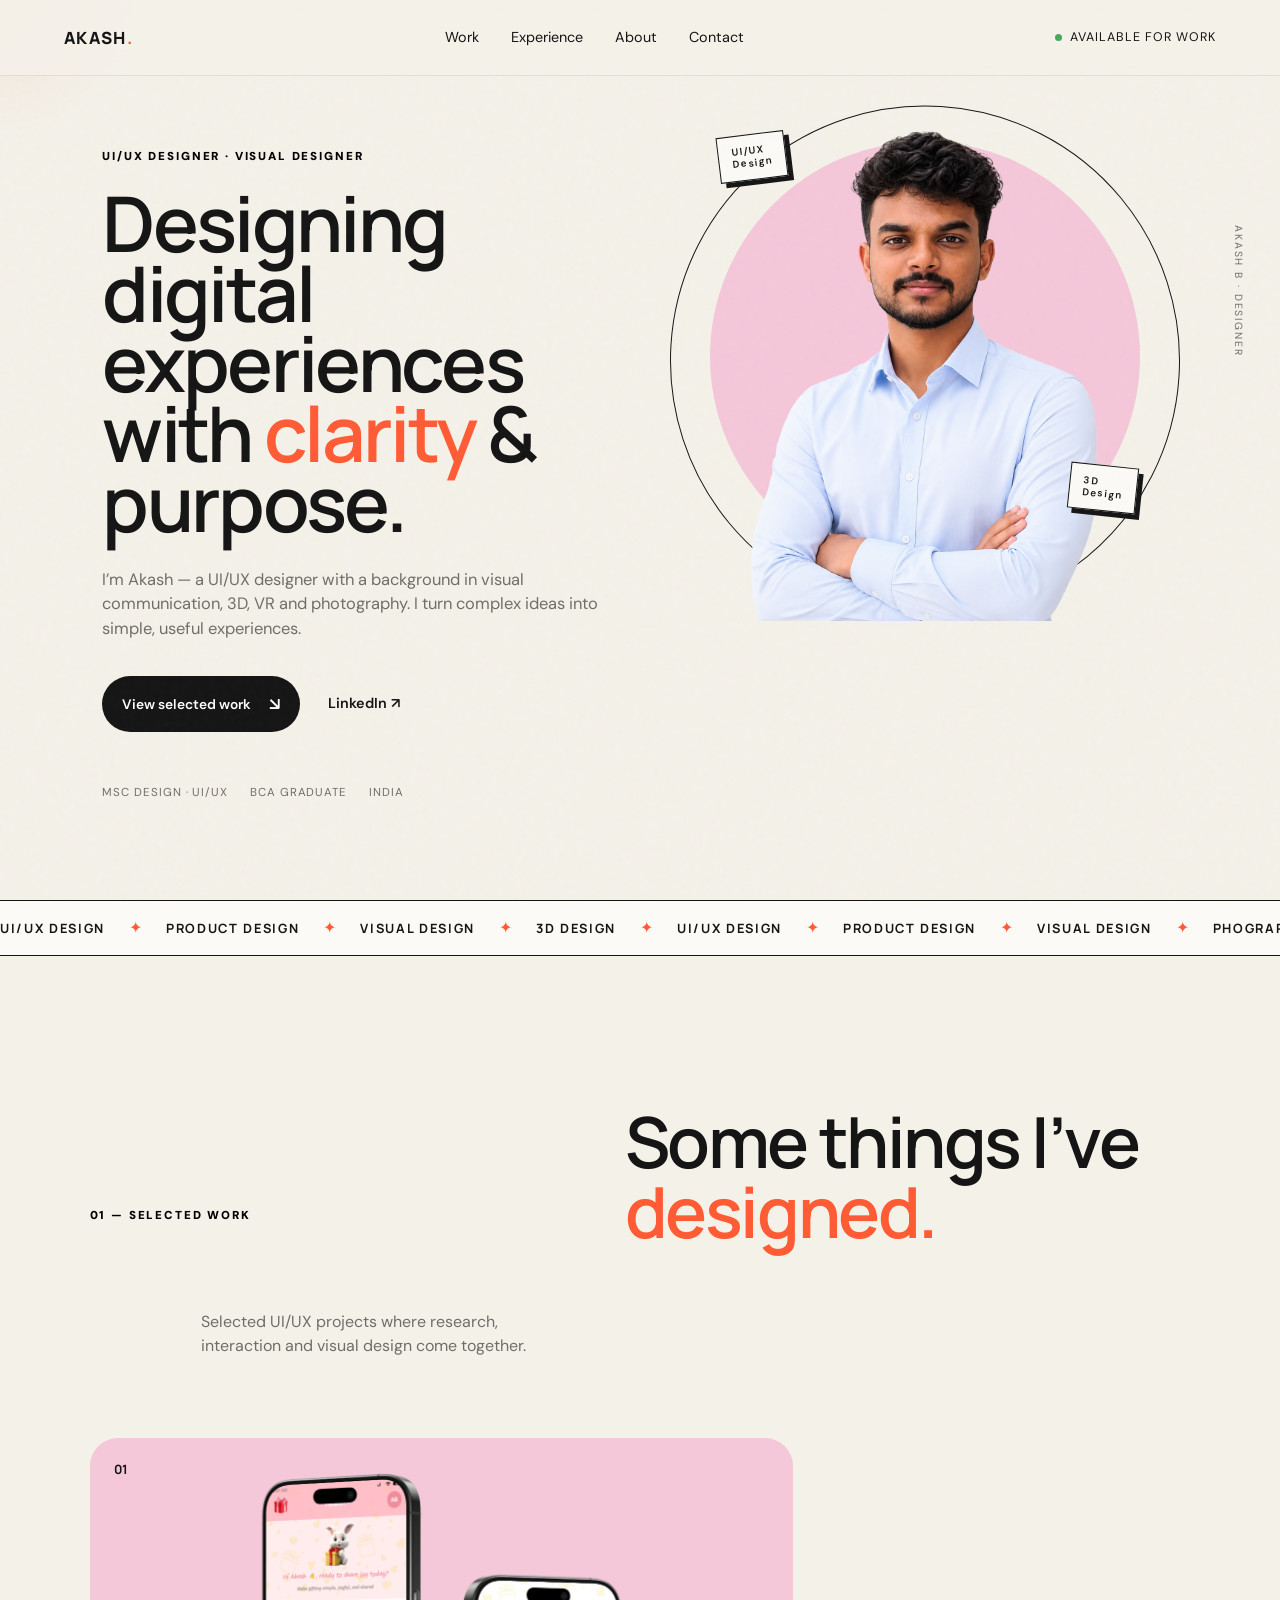
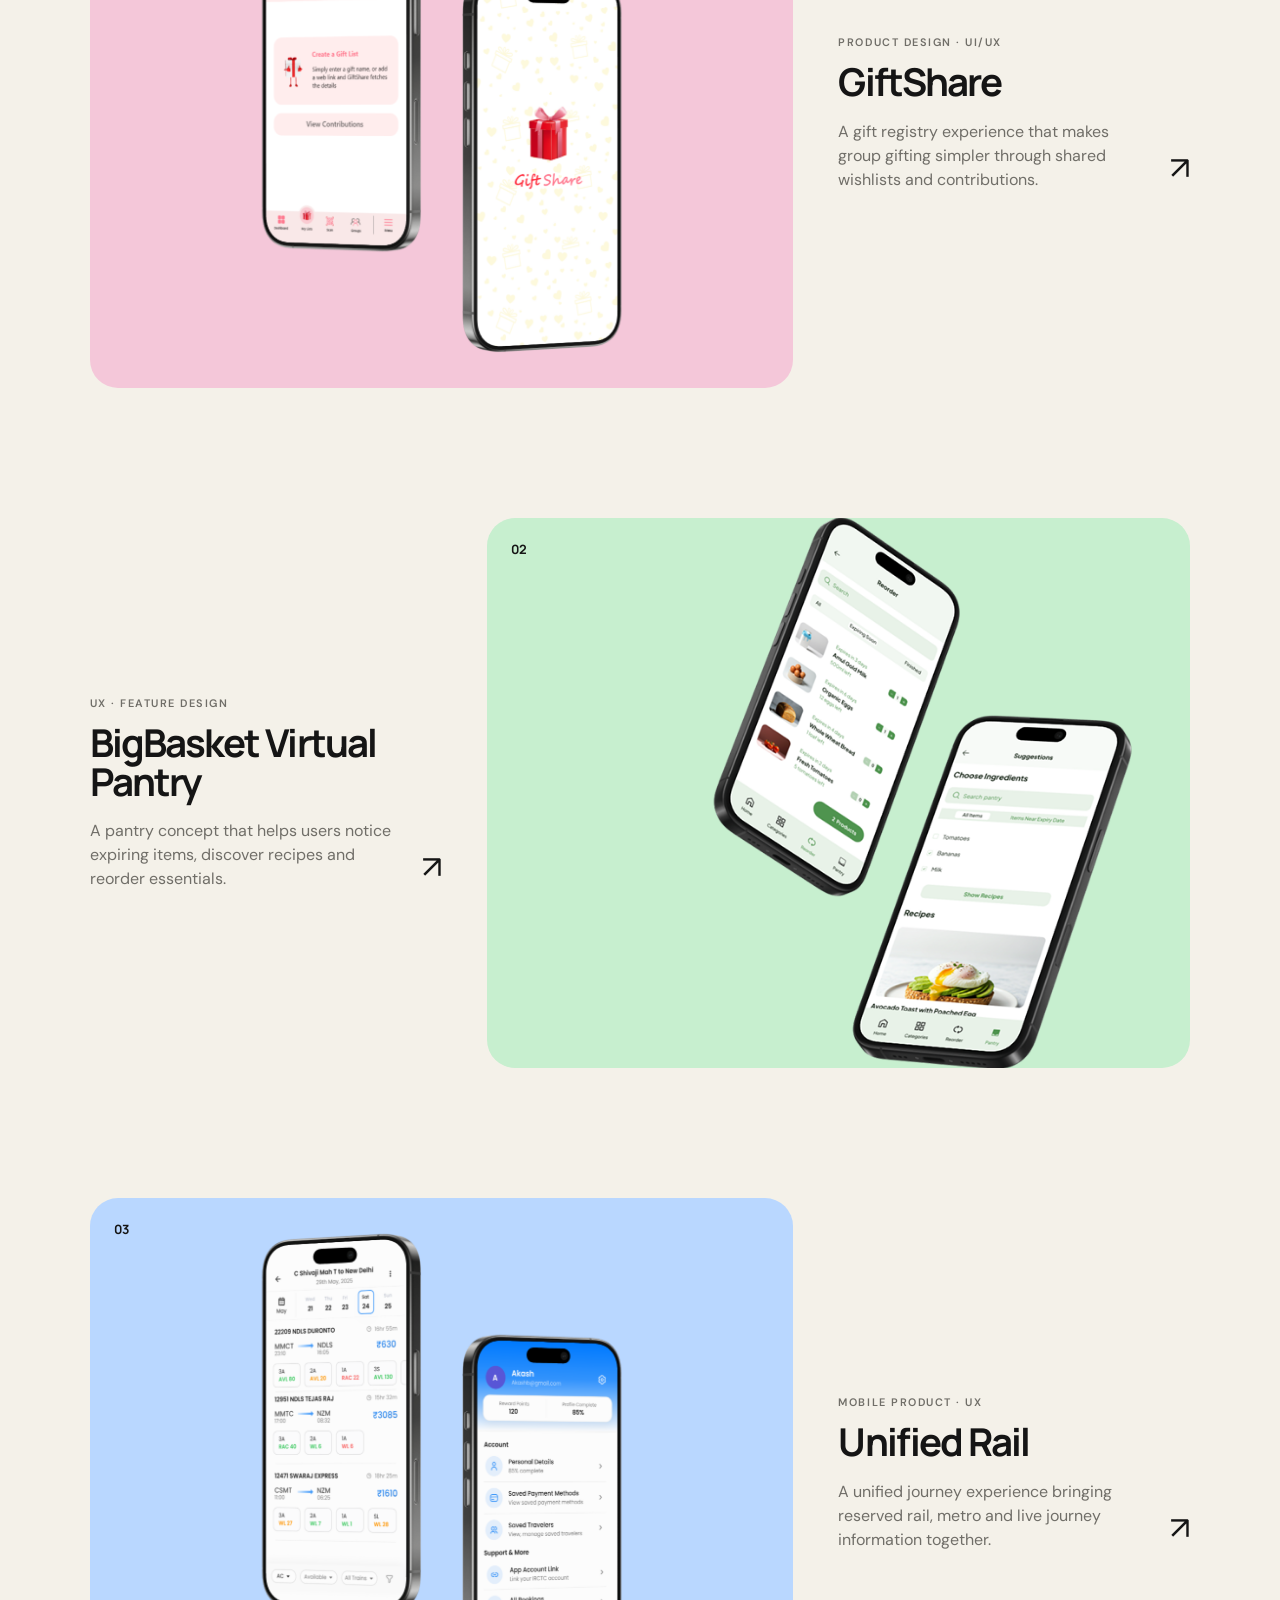
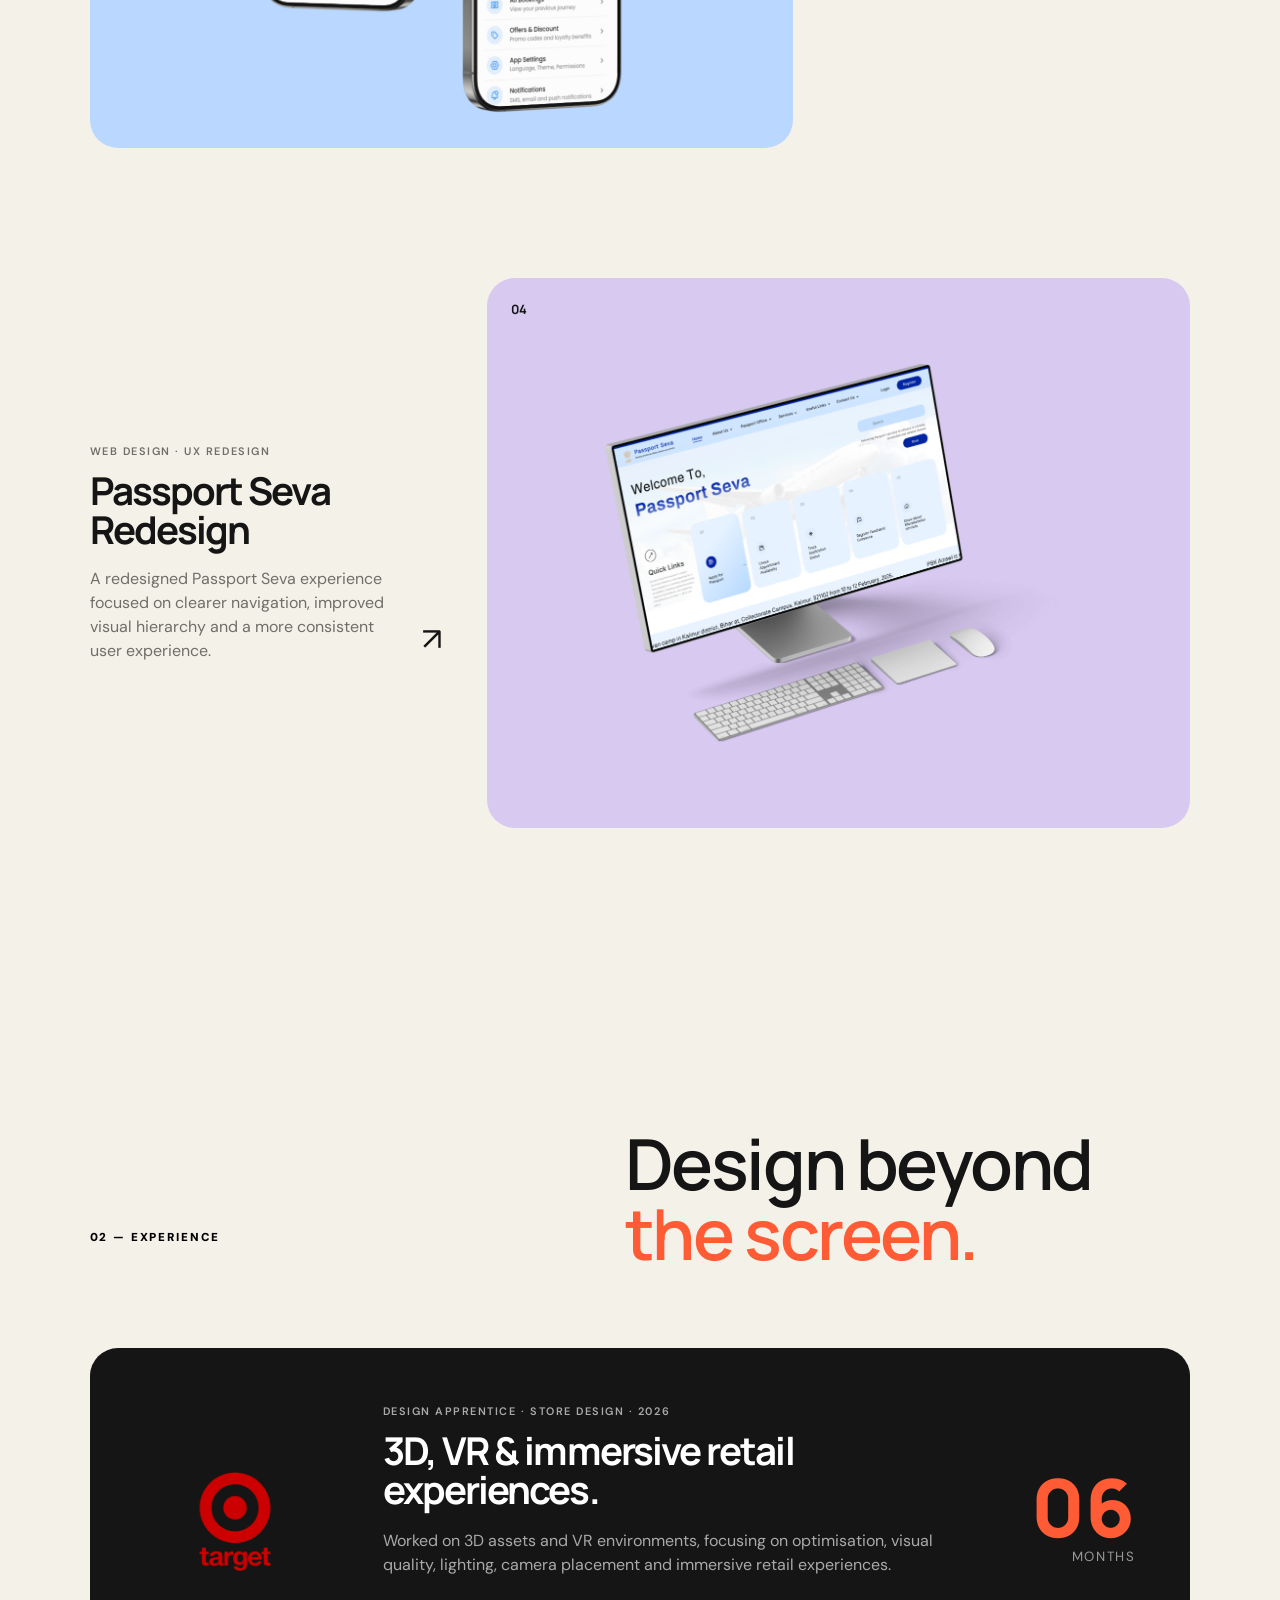
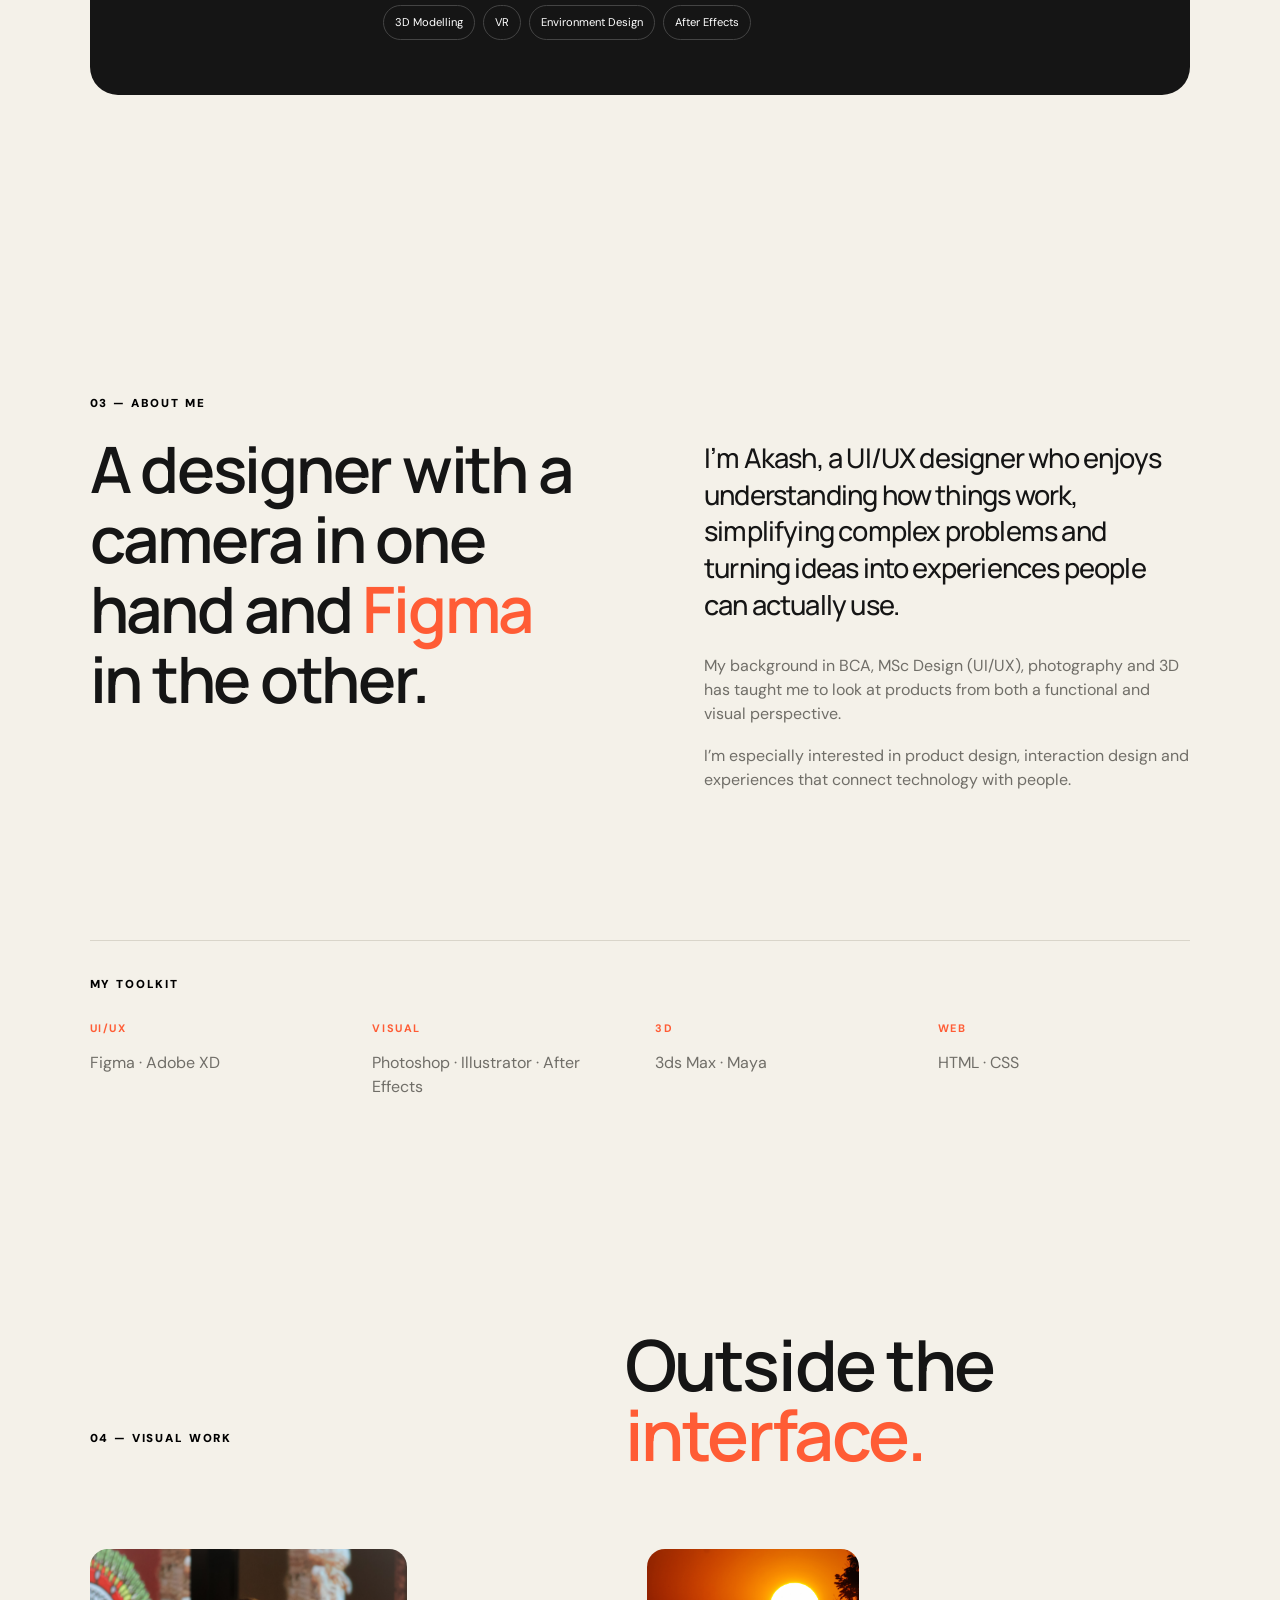
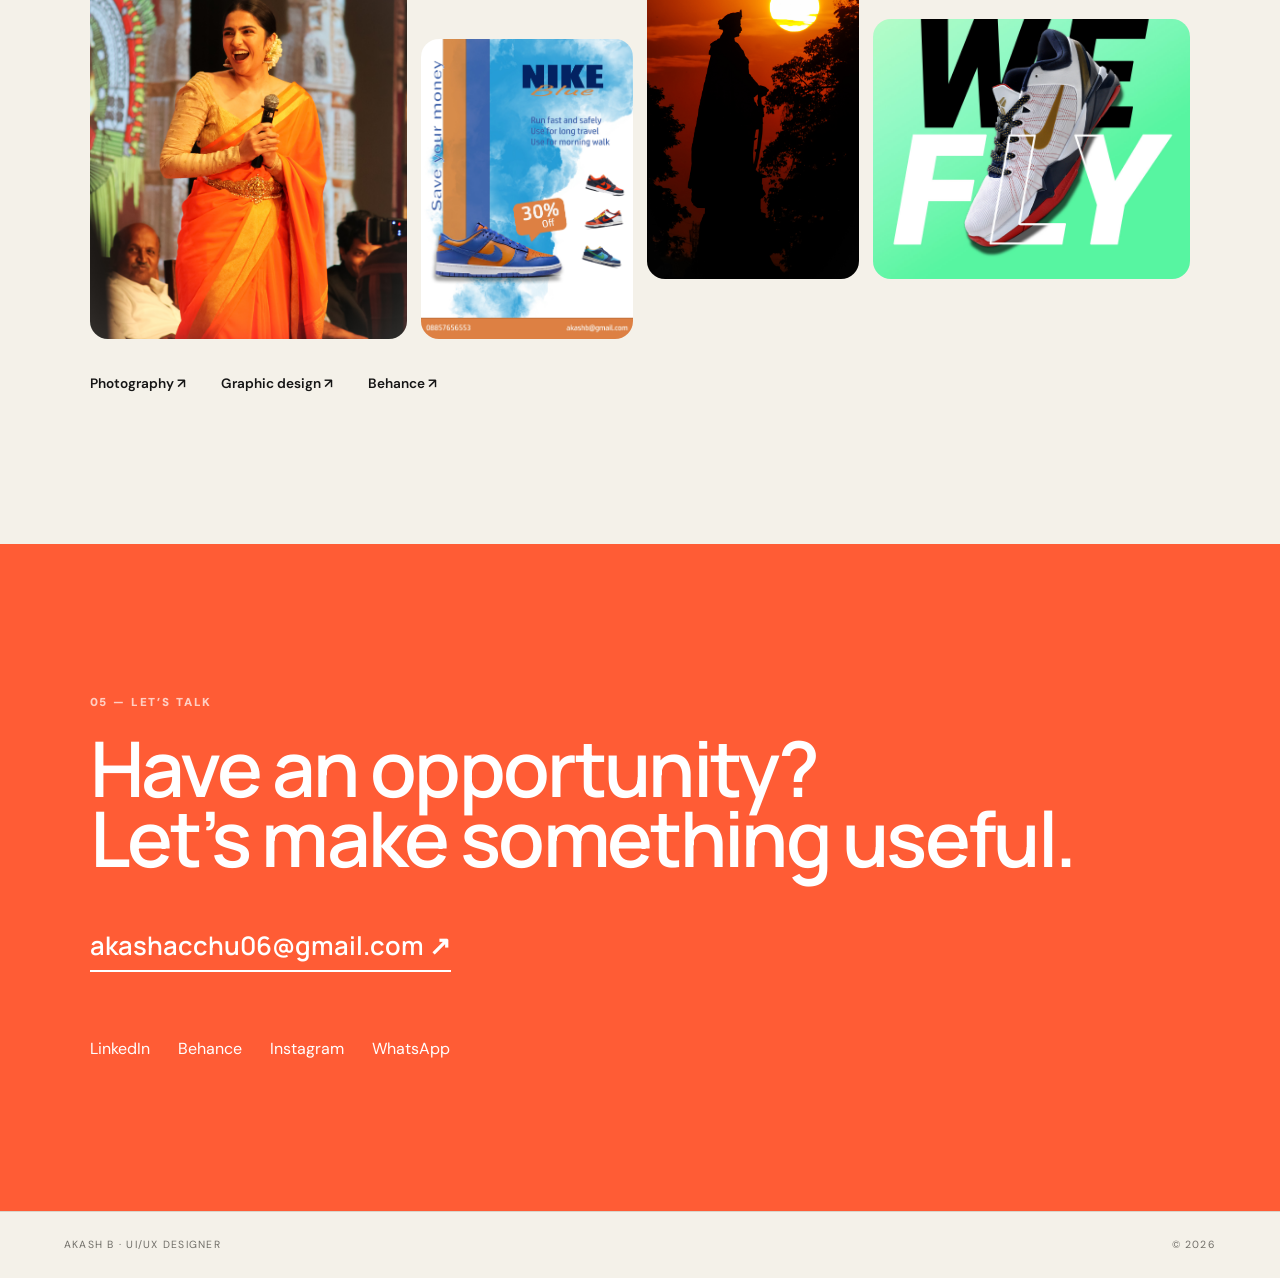
<file: akash-portfolio-redesigned/index.html>
<!DOCTYPE html>
<html lang="en">
<head>
  <meta charset="UTF-8">
  <meta name="viewport" content="width=device-width, initial-scale=1.0">
  <meta name="description" content="Akash B — UI/UX Designer portfolio">
  <title>Akash B — UI/UX Designer</title>

  <link rel="preconnect" href="https://fonts.googleapis.com">
  <link rel="preconnect" href="https://fonts.gstatic.com" crossorigin>
  <link href="https://fonts.googleapis.com/css2?family=DM+Sans:wght@400;500;600&family=Manrope:wght@500;600;700;800&display=swap" rel="stylesheet">
  <link rel="stylesheet" href="https://cdnjs.cloudflare.com/ajax/libs/font-awesome/6.4.0/css/all.min.css">
  <link rel="stylesheet" href="style.css">
</head>

<body>
  <div class="noise"></div>
  <div class="cursor-glow"></div>

  <header class="nav">
    <a class="brand" href="#top">AKASH<span>.</span></a>

    <nav class="nav-links" aria-label="Primary navigation">
      <a href="#work">Work</a>
      <a href="#experience">Experience</a>
      <a href="#about">About</a>
      <a href="#contact">Contact</a>
    </nav>

    <a class="availability" href="#contact">
      <span></span> Available for work
    </a>
  </header>

  <main id="top">
    <section class="hero">
      <div class="hero-copy reveal">
        <p class="eyebrow">UI/UX DESIGNER · VISUAL DESIGNER</p>
        <h1>Designing digital experiences with <em>clarity</em> &amp; purpose.</h1>
        <p class="hero-intro">
          I’m Akash — a UI/UX designer with a background in visual communication,
          3D, VR and photography. I turn complex ideas into simple, useful experiences.
        </p>

        <div class="hero-actions">
          <a class="button button-dark" href="#work">View selected work <span>↘</span></a>
          <a class="text-link" href="https://www.linkedin.com/in/akash-b-5976392a9" target="_blank" rel="noopener">LinkedIn ↗</a>
        </div>

        <div class="hero-meta">
          <span>MSc Design · UI/UX</span>
          <span>BCA Graduate</span>
          <span>India</span>
        </div>
      </div>

      <div class="hero-visual reveal reveal-delay">
        <div class="hero-circle"></div>
        <div class="hero-outline"></div>
        <img src="images/profile2.png" alt="Akash B">
        <div class="floating-note note-one">UI/UX<br>Design</div>
        <div class="floating-note note-two">3D<br>Design</div>
		  
		  
        <div class="vertical-label">AKASH B · DESIGNER</div>
      </div>
    </section>

    <section class="marquee" aria-label="Skills">
      <div class="marquee-track">
        <span>UI/UX DESIGN</span><i>✦</i><span>PRODUCT DESIGN</span><i>✦</i>
        <span>VISUAL DESIGN</span><i>✦</i><span>3D DESIGN</span><i>✦</i>
        <span>UI/UX DESIGN</span><i>✦</i><span>PRODUCT DESIGN</span><i>✦</i>
        <span>VISUAL DESIGN</span><i>✦</i><span>PHOGRAPHY</span><i>✦</i>
		   <span>VISUAL DESIGN</span><i>✦</i><span>3D DESIGN</span><i>✦</i>
      </div>
    </section>

    <section id="work" class="section work-section">
      <div class="section-heading reveal">
        <p class="eyebrow">01 — SELECTED WORK</p>
        <h2>Some things I’ve<br><em>designed.</em></h2>
        <p>Selected UI/UX projects where research, interaction and visual design come together.</p>
      </div>

      <div class="project-list">
        <a class="project-feature reveal" href="giftshare.html">
          <div class="project-image project-pink">
    <img src="images/giftshare.png" alt="GiftShare UI design">
    <div class="project-number">01</div>
</div>
          <div class="project-info">
            <div>
              <p class="project-type">PRODUCT DESIGN · UI/UX</p>
              <h3>GiftShare</h3>
              <p>A gift registry experience that makes group gifting simpler through shared wishlists and contributions.</p>
            </div>
            <span class="arrow">↗</span>
          </div>
        </a>

<a class="project-feature reverse reveal" href="bigbasket.html">
          <div class="project-image project-green">
    <img src="images/bb.png" alt="BigBasket Virtual Pantry UI design">
    <div class="project-number">02</div>
</div>
          <div class="project-info">
            <div>
              <p class="project-type">UX · FEATURE DESIGN</p>
              <h3>BigBasket Virtual Pantry</h3>
              <p>A pantry concept that helps users notice expiring items, discover recipes and reorder essentials.</p>
            </div>
            <span class="arrow">↗</span>
          </div>
        </a>

        <a class="project-feature reveal" href="unified-rail.html">
         <div class="project-image project-blue">
    <img src="images/ur.png" alt="Unified Rail UI design">
    <div class="project-number">03</div>
</div>
          <div class="project-info">
            <div>
              <p class="project-type">MOBILE PRODUCT · UX</p>
              <h3>Unified Rail</h3>
              <p>A unified journey experience bringing reserved rail, metro and live journey information together.</p>
            </div>
            <span class="arrow">↗</span>
          </div>
        </a>

        <a class="project-feature reverse reveal" href="passport-seva.html">
    <div class="project-image project-lilac">
        <img src="images/ps.png" alt="Passport Seva website redesign">
        <div class="project-number">04</div>
    </div>

    <div class="project-info">
        <div>
            <p class="project-type">WEB DESIGN · UX REDESIGN</p>

            <h3>Passport Seva Redesign</h3>

            <p>
                A redesigned Passport Seva experience focused on clearer navigation,
                improved visual hierarchy and a more consistent user experience.
            </p>
        </div>

        <span class="arrow">↗</span>
    </div>
</a>
      </div>
    </section>

    <section id="experience" class="section experience-section">
      <div class="section-heading reveal">
        <p class="eyebrow">02 — EXPERIENCE</p>
        <h2>Design beyond<br><em>the screen.</em></h2>
      </div>

      <div class="experience-card reveal">
        <div class="experience-brand">
    <img src="images/target-logo.png">
</div>
        <div class="experience-main">
          <p class="project-type">DESIGN APPRENTICE · STORE DESIGN · 2026</p>
          <h3>3D, VR &amp; immersive retail experiences.</h3>
          <p>
            Worked on 3D assets and VR environments, focusing on optimisation,
            visual quality, lighting, camera placement and immersive retail experiences.
          </p>
          <div class="tag-list">
            <span>3D Modelling</span><span>VR</span><span>Environment Design</span><span>After Effects</span>
          </div>
        </div>
        <div class="experience-side">
          <span>06</span>
          <small>MONTHS</small>
        </div>
      </div>
    </section>

    <section id="about" class="section about-section">
      <div class="about-grid">
        <div class="section-heading reveal">
          <p class="eyebrow">03 — ABOUT ME</p>
          <h2>A designer with a camera in one hand and <em>Figma</em> in the other.</h2>
        </div>

        <div class="about-copy reveal">
          <p class="large-copy">
            I’m Akash, a UI/UX designer who enjoys understanding how things work,
            simplifying complex problems and turning ideas into experiences people can actually use.
          </p>
          <p>
            My background in BCA, MSc Design (UI/UX), photography and 3D has taught me
            to look at products from both a functional and visual perspective.
          </p>
          <p>
            I’m especially interested in product design, interaction design and
            experiences that connect technology with people.
          </p>
        </div>
      </div>

      <div class="toolkit reveal">
        <p class="eyebrow">MY TOOLKIT</p>
        <div class="toolkit-grid">
          <div><span>UI/UX</span><p>Figma · Adobe XD</p></div>
          <div><span>VISUAL</span><p>Photoshop · Illustrator · After Effects</p></div>
          <div><span>3D</span><p>3ds Max · Maya</p></div>
          <div><span>WEB</span><p>HTML · CSS</p></div>
        </div>
      </div>
    </section>

    <section class="section visual-section">
      <div class="section-heading reveal">
        <p class="eyebrow">04 — VISUAL WORK</p>
        <h2>Outside the<br><em>interface.</em></h2>
      </div>

      <div class="visual-grid reveal">
        <img src="images/photo1.jpeg" alt="Photography work">
        <img src="images/design1.jpg" alt="Graphic design work">
        <img src="images/photo2.jpeg" alt="Photography work">
        <img src="images/design4.jpg" alt="Graphic design work">
      </div>

      <div class="visual-links">
        <a href="photography.html">Photography ↗</a>
        <a href="graphic.html">Graphic design ↗</a>
        <a href="https://www.behance.net/akashb21" target="_blank" rel="noopener">Behance ↗</a>
      </div>
    </section>

    <section id="contact" class="contact-section">
      <div class="contact-inner reveal">
        <p class="eyebrow">05 — LET’S TALK</p>
        <h2>Have an opportunity?<br><em>Let’s make something useful.</em></h2>
        <a class="contact-email" href="mailto:akashacchu06@gmail.com">akashacchu06@gmail.com ↗</a>

        <div class="contact-links">
          <a href="https://www.linkedin.com/in/akash-b-5976392a9" target="_blank" rel="noopener">LinkedIn</a>
          <a href="https://www.behance.net/akashb21" target="_blank" rel="noopener">Behance</a>
          <a href="https://instagram.com/akash_.06._" target="_blank" rel="noopener">Instagram</a>
          <a href="https://wa.me/917349015049" target="_blank" rel="noopener">WhatsApp</a>
        </div>
      </div>
    </section>
  </main>

  <footer class="footer">
    <span>AKASH B · UI/UX DESIGNER</span>
    <span>© 2026</span>
  </footer>

  <script src="script.js"></script>
</body>
</html>
</file>
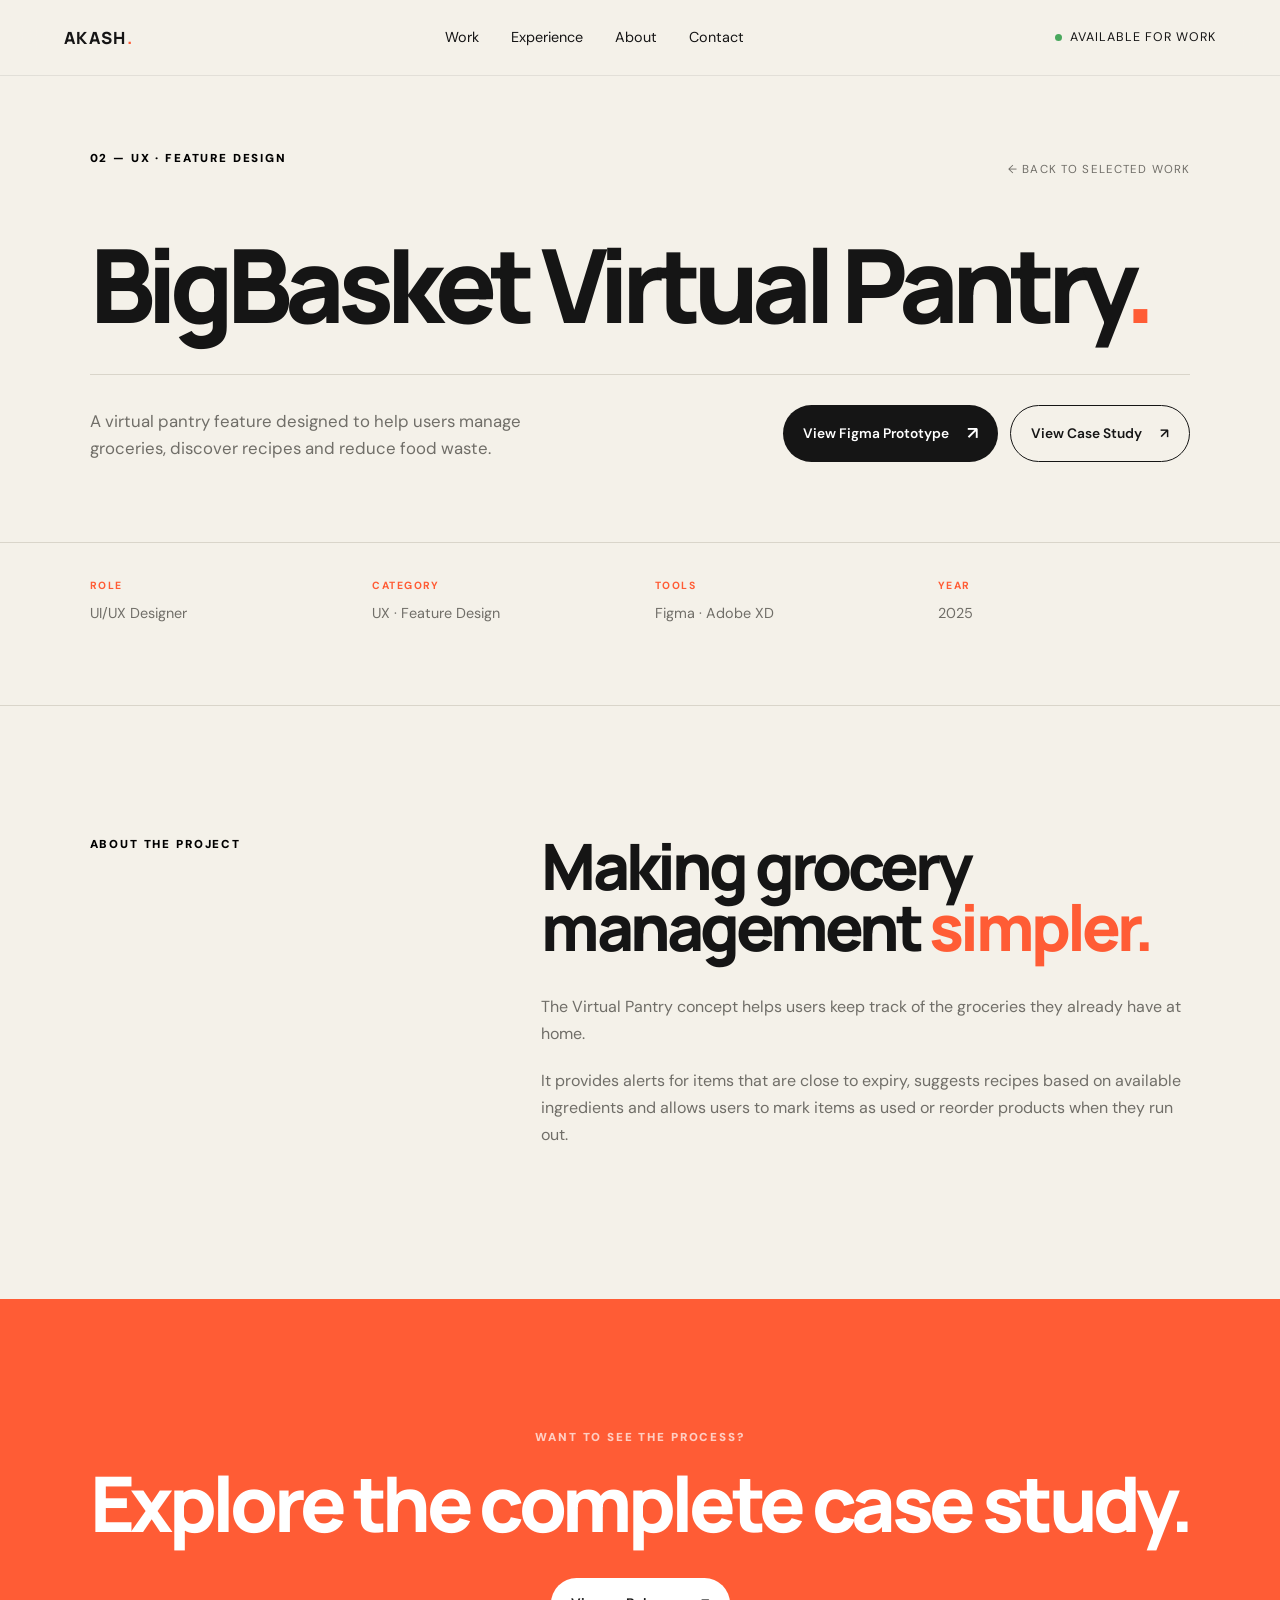
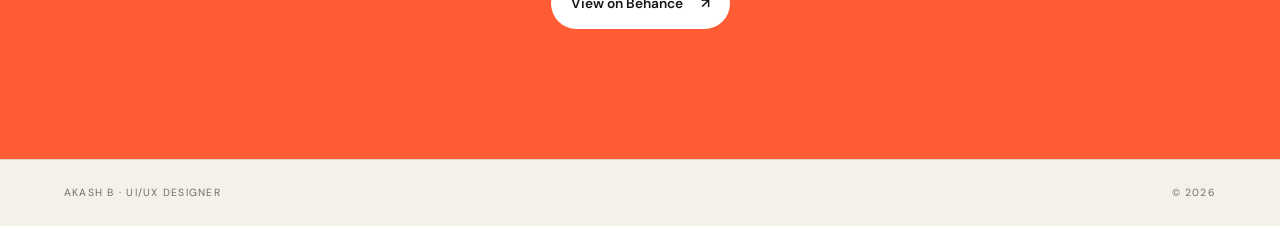
<file: akash-portfolio-redesigned/bigbasket.html>
<!DOCTYPE html>
<html lang="en">

<head>
    <meta charset="UTF-8">
    <meta name="viewport" content="width=device-width, initial-scale=1.0">

    <title>BigBasket Virtual Pantry — Akash B</title>

    <link rel="preconnect" href="https://fonts.googleapis.com">
    <link rel="preconnect" href="https://fonts.gstatic.com" crossorigin>

    <link
        href="https://fonts.googleapis.com/css2?family=DM+Sans:wght@400;500;600&family=Manrope:wght@500;600;700;800&display=swap"
        rel="stylesheet"
    >

    <link rel="stylesheet" href="style.css">
</head>


<body class="case-study-page">


    <!-- =========================
         NAVIGATION
    ========================== -->

    <header class="nav">

        <a class="brand" href="index.html">
            AKASH<span>.</span>
        </a>


        <nav class="nav-links">

            <a href="index.html#work">
                Work
            </a>

            <a href="index.html#experience">
                Experience
            </a>

            <a href="index.html#about">
                About
            </a>

            <a href="index.html#contact">
                Contact
            </a>

        </nav>


        <a class="availability" href="index.html#contact">

            <span></span>

            Available for work

        </a>

    </header>



    <main>


        <!-- =========================
             PROJECT HERO
        ========================== -->

        <section class="case-hero">


            <div class="case-top">


                <p class="eyebrow">
                    02 — UX · FEATURE DESIGN
                </p>


                <a
                    href="index.html#work"
                    class="case-back"
                >
                    ← Back to selected work
                </a>


            </div>



            <h1>
                BigBasket Virtual Pantry<span>.</span>
            </h1>



            <div class="case-intro">


                <p>
                    A virtual pantry feature designed to help users
                    manage groceries, discover recipes and reduce
                    food waste.
                </p>



                <div class="case-actions">


                    <!-- FIGMA -->

                    <a
                        href="https://www.figma.com/proto/gPpa3pLNhLo3boN0BXVRZK/bigbasket?node-id=121-368&t=DcR4HuSYa94sWznl-1"
                        target="_blank"
                        rel="noopener"
                        class="button button-dark"
                    >
                        View Figma Prototype
                        <span>↗</span>
                    </a>



                    <!-- BEHANCE -->

                    <a
                        href="https://www.behance.net/gallery/235024291/Virtual-Pantry-for-Bigbasket"
                        target="_blank"
                        rel="noopener"
                        class="button button-outline"
                    >
                        View Case Study
                        <span>↗</span>
                    </a>


                </div>


            </div>


        </section>
        


        <!-- =========================
             PROJECT INFORMATION
        ========================== -->

        <section class="case-info">


            <div class="case-info-block">

                <span>
                    ROLE
                </span>

                <p>
                    UI/UX Designer
                </p>

            </div>



            <div class="case-info-block">

                <span>
                    CATEGORY
                </span>

                <p>
                    UX · Feature Design
                </p>

            </div>



            <div class="case-info-block">

                <span>
                    TOOLS
                </span>

                <p>
                    Figma · Adobe XD
                </p>

            </div>



            <div class="case-info-block">

                <span>
                    YEAR
                </span>

                <p>
                    2025
                </p>

            </div>


        </section>



        <!-- =========================
             ABOUT PROJECT
        ========================== -->

        <section class="case-description">


            <div>

                <p class="eyebrow">
                    ABOUT THE PROJECT
                </p>

            </div>



            <div>


                <h2>
                    Making grocery
                    management <em>simpler.</em>
                </h2>



                <p>
                    The Virtual Pantry concept helps users keep track
                    of the groceries they already have at home.
                </p>



                <p>
                    It provides alerts for items that are close to
                    expiry, suggests recipes based on available
                    ingredients and allows users to mark items as
                    used or reorder products when they run out.
                </p>


            </div>


        </section>



        <!-- =========================
             BEHANCE CTA
        ========================== -->

        <section class="case-bottom">


            <p class="eyebrow">
                WANT TO SEE THE PROCESS?
            </p>



            <h2>
                Explore the complete
                <em>case study.</em>
            </h2>



            <a
                href="https://www.behance.net/gallery/235024291/Virtual-Pantry-for-Bigbasket"
                target="_blank"
                rel="noopener"
                class="button button-light"
            >
                View on Behance
                <span>↗</span>
            </a>


        </section>


    </main>



    <!-- =========================
         FOOTER
    ========================== -->

    <footer class="footer">


        <span>
            AKASH B · UI/UX DESIGNER
        </span>


        <span>
            © 2026
        </span>


    </footer>


</body>

</html>
</file>
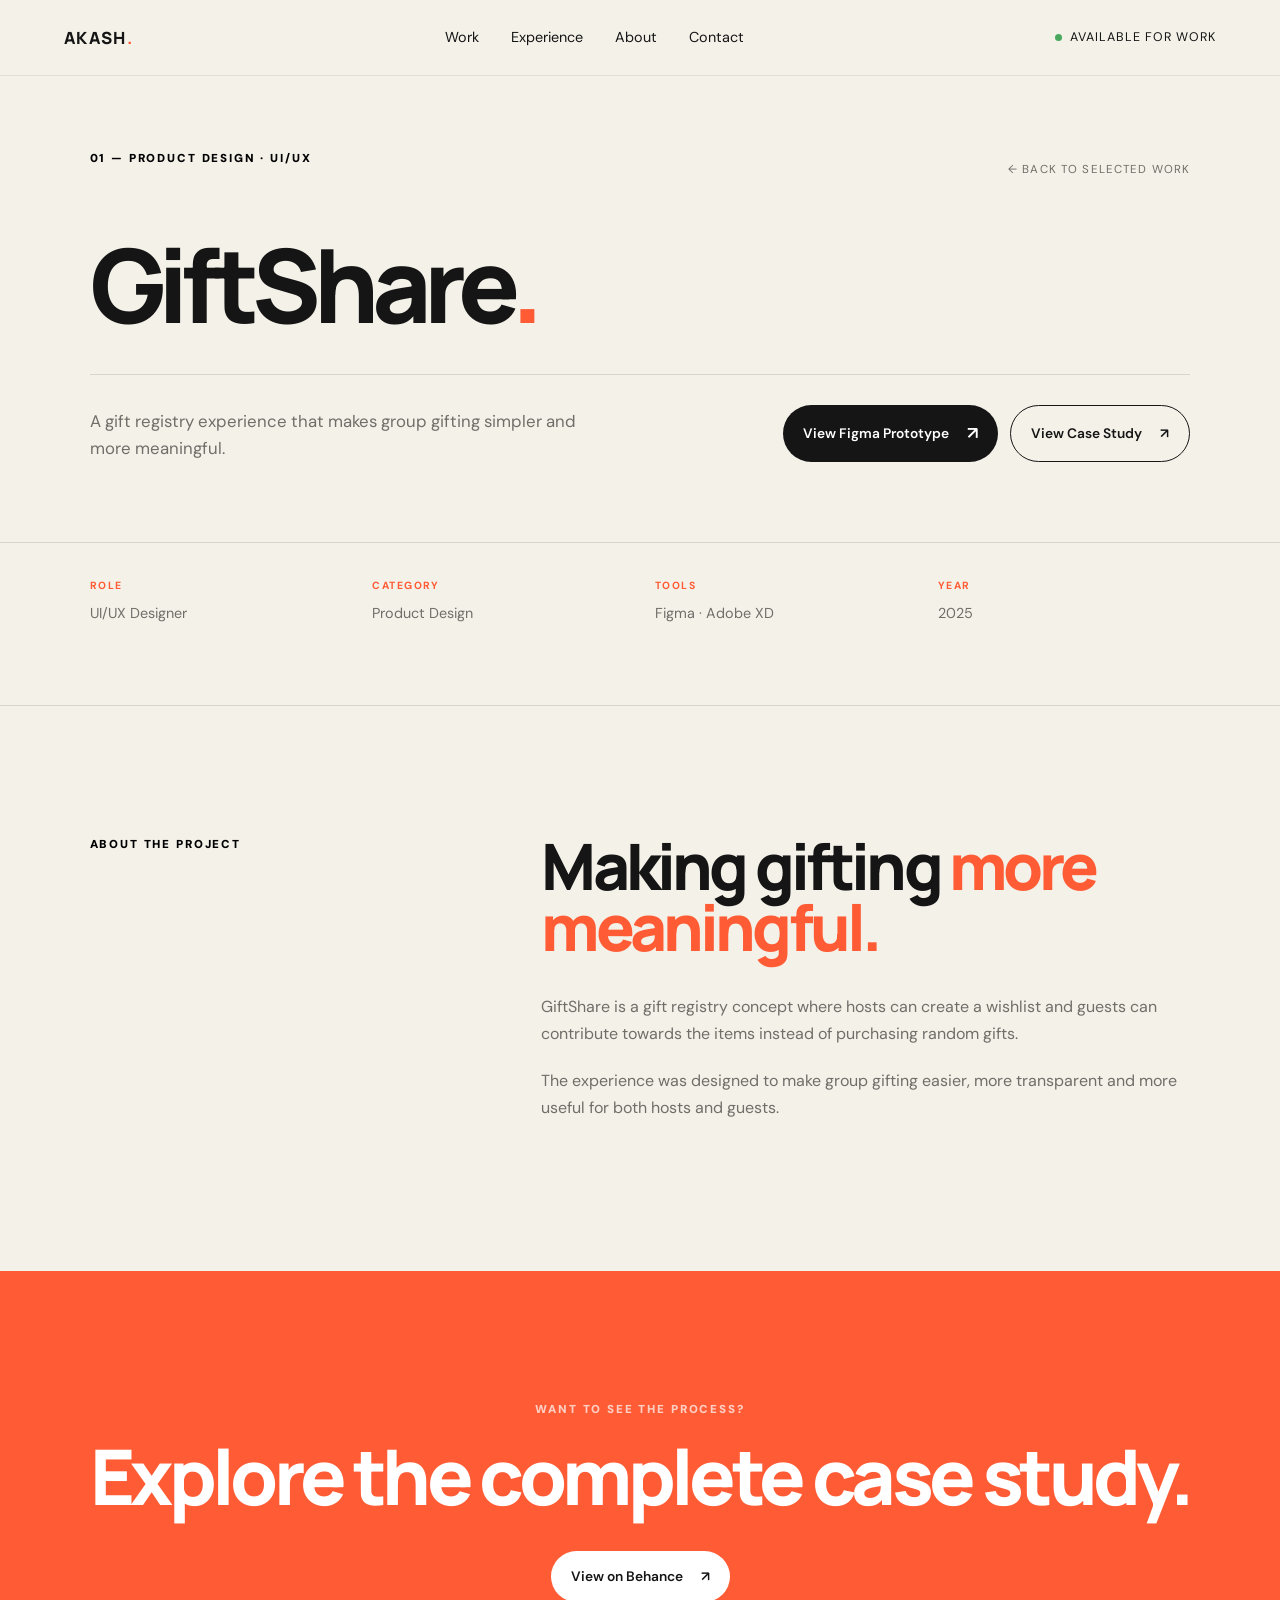
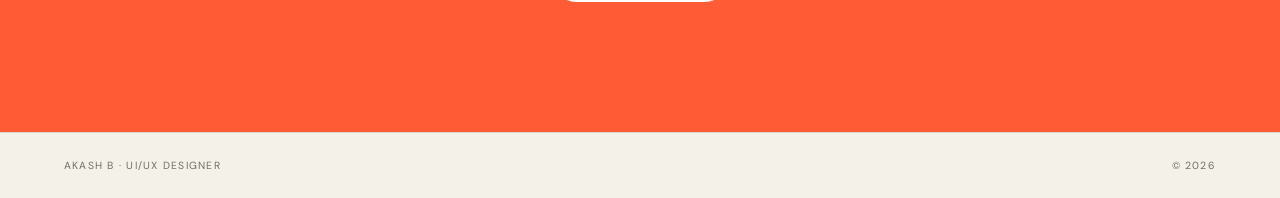
<file: akash-portfolio-redesigned/giftshare.html>
<!DOCTYPE html>
<html lang="en">

<head>
    <meta charset="UTF-8">
    <meta name="viewport" content="width=device-width, initial-scale=1.0">

    <title>GiftShare — Akash B</title>

    <link rel="preconnect" href="https://fonts.googleapis.com">
    <link rel="preconnect" href="https://fonts.gstatic.com" crossorigin>

    <link
        href="https://fonts.googleapis.com/css2?family=DM+Sans:wght@400;500;600&family=Manrope:wght@500;600;700;800&display=swap"
        rel="stylesheet"
    >

    <link rel="stylesheet" href="style.css">
</head>


<body class="case-study-page">

    <!-- NAVIGATION -->

    <header class="nav">

        <a class="brand" href="index.html">
            AKASH<span>.</span>
        </a>

        <nav class="nav-links">

            <a href="index.html#work">
                Work
            </a>

            <a href="index.html#experience">
                Experience
            </a>

            <a href="index.html#about">
                About
            </a>

            <a href="index.html#contact">
                Contact
            </a>

        </nav>

        <a class="availability" href="index.html#contact">
            <span></span>
            Available for work
        </a>

    </header>


    <main>


        <!-- PROJECT INTRO -->

        <section class="case-hero">

            <div class="case-top">

                <p class="eyebrow">
                    01 — PRODUCT DESIGN · UI/UX
                </p>

                <a href="index.html#work" class="case-back">
                    ← Back to selected work
                </a>

            </div>


            <h1>
                GiftShare<span>.</span>
            </h1>


            <div class="case-intro">

                <p>
                    A gift registry experience that makes
                    group gifting simpler and more meaningful.
                </p>


                <div class="case-actions">

                    <a
                        href="https://xd.adobe.com/view/dc7020c3-8187-4201-a4cd-a0e2c0a11892-8923/"
                        target="_blank"
                        rel="noopener"
                        class="button button-dark"
                    >
                        View Figma Prototype
                        <span>↗</span>
                    </a>


                    <a
                        href="https://www.behance.net/gallery/225404293/New-App"
                        target="_blank"
                        rel="noopener"
                        class="button button-outline"
                    >
                        View Case Study
                        <span>↗</span>
                    </a>

                </div>

            </div>

        </section>


       


        <!-- PROJECT INFORMATION -->

        <section class="case-info">

            <div class="case-info-block">

                <span>
                    ROLE
                </span>

                <p>
                    UI/UX Designer
                </p>

            </div>


            <div class="case-info-block">

                <span>
                    CATEGORY
                </span>

                <p>
                    Product Design
                </p>

            </div>


            <div class="case-info-block">

                <span>
                    TOOLS
                </span>

                <p>
                    Figma · Adobe XD
                </p>

            </div>


            <div class="case-info-block">

                <span>
                    YEAR
                </span>

                <p>
                    2025
                </p>

            </div>

        </section>


        <!-- SHORT PROJECT DESCRIPTION -->

        <section class="case-description">

            <div>

                <p class="eyebrow">
                    ABOUT THE PROJECT
                </p>

            </div>


            <div>

                <h2>
                    Making gifting
                    <em>more meaningful.</em>
                </h2>

                <p>
                    GiftShare is a gift registry concept where hosts
                    can create a wishlist and guests can contribute
                    towards the items instead of purchasing random gifts.
                </p>

                <p>
                    The experience was designed to make group gifting
                    easier, more transparent and more useful for both
                    hosts and guests.
                </p>

            </div>

        </section>


        <!-- CASE STUDY CTA -->

        <section class="case-bottom">

            <p class="eyebrow">
                WANT TO SEE THE PROCESS?
            </p>

            <h2>
                Explore the complete
                <em>case study.</em>
            </h2>

            <a
                href="https://www.behance.net/gallery/225404293/New-App"
                target="_blank"
                rel="noopener"
                class="button button-light"
            >
                View on Behance
                <span>↗</span>
            </a>

        </section>


    </main>


    <!-- FOOTER -->

    <footer class="footer">

        <span>
            AKASH B · UI/UX DESIGNER
        </span>

        <span>
            © 2026
        </span>

    </footer>


</body>
</html>
</file>
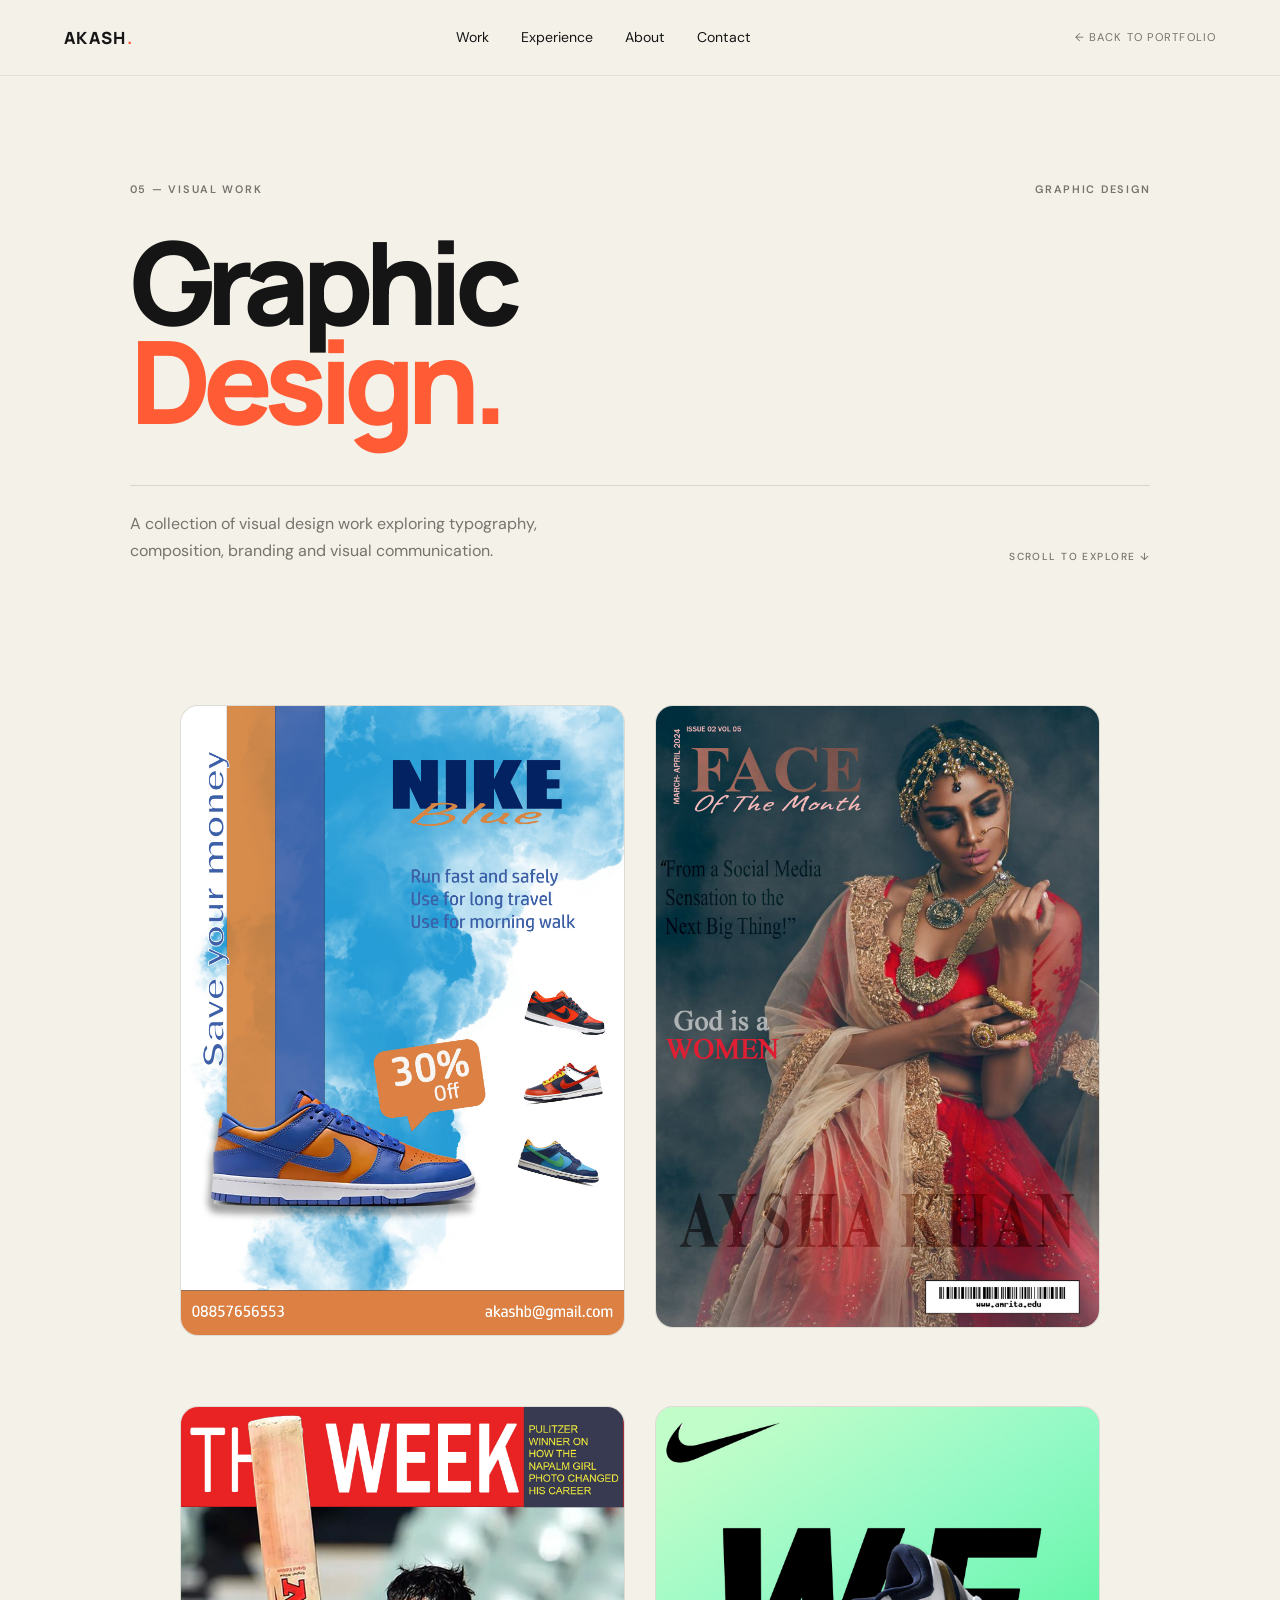
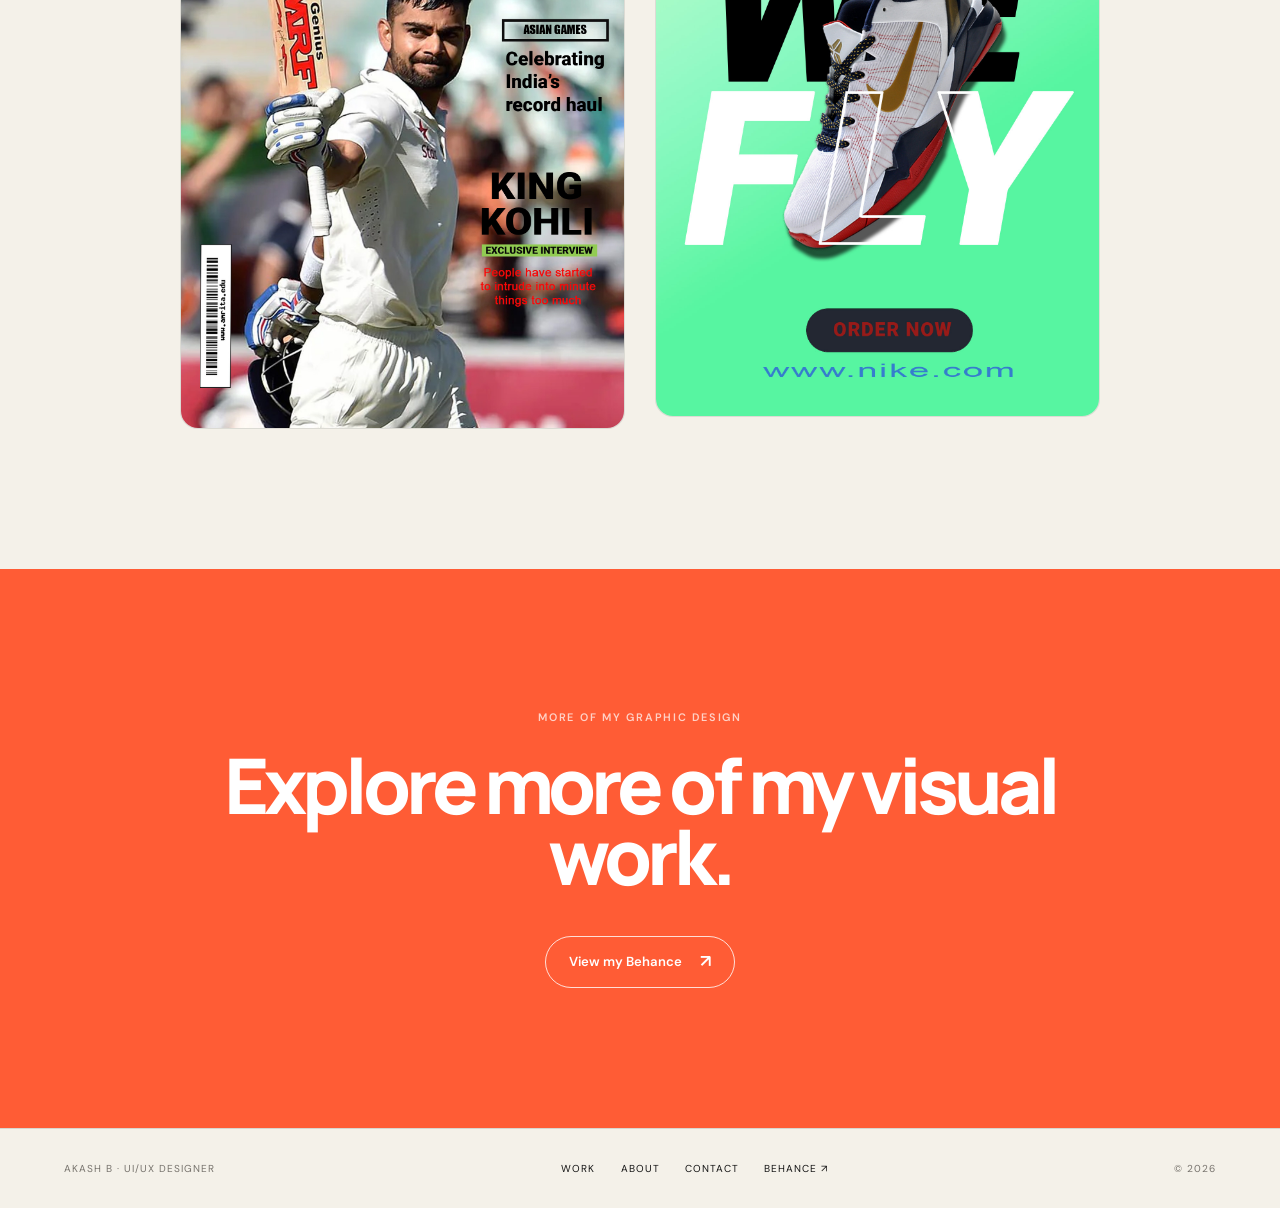
<file: akash-portfolio-redesigned/graphic.html>
<!DOCTYPE html>
<html lang="en">

<head>
    <meta charset="UTF-8">
    <meta name="viewport" content="width=device-width, initial-scale=1.0">

    <title>Graphic Design — Akash B</title>

    <link rel="preconnect" href="https://fonts.googleapis.com">
    <link rel="preconnect" href="https://fonts.gstatic.com" crossorigin>

    <link
        href="https://fonts.googleapis.com/css2?family=DM+Sans:wght@400;500;600&family=Manrope:wght@500;600;700;800&display=swap"
        rel="stylesheet"
    >

    <link rel="stylesheet" href="style.css">
</head>


<body class="graphic-page">


    <!-- =====================================================
         NAVIGATION
    ====================================================== -->

    <header class="graphic-nav">

        <!-- LOGO -->

        <a href="index.html" class="graphic-brand">
            AKASH<span>.</span>
        </a>


        <!-- NAV LINKS -->

        <nav class="graphic-nav-links">

            <a href="index.html#work">
                Work
            </a>

            <a href="index.html#experience">
                Experience
            </a>

            <a href="index.html#about">
                About
            </a>

            <a href="index.html#contact">
                Contact
            </a>

        </nav>


        <!-- BACK BUTTON -->

        <a href="index.html" class="graphic-back">
            ← Back to portfolio
        </a>

    </header>



    <!-- =====================================================
         MAIN CONTENT
    ====================================================== -->

    <main>


        <!-- =================================================
             HERO
        ================================================== -->

        <section class="graphic-hero">


            <div class="graphic-hero-top">

                <p class="graphic-eyebrow">
                    05 — VISUAL WORK
                </p>

                <span class="graphic-location">
                    GRAPHIC DESIGN
                </span>

            </div>



            <h1>
                Graphic
                <br>
                <em>Design.</em>
            </h1>



            <div class="graphic-hero-bottom">

                <p>
                    A collection of visual design work exploring
                    typography, composition, branding and
                    visual communication.
                </p>


                <span class="graphic-scroll">
                    SCROLL TO EXPLORE ↓
                </span>

            </div>


        </section>



        <!-- =================================================
             GRAPHIC DESIGN GALLERY
        ================================================== -->

        <section class="graphic-gallery">


            <!-- ================= DESIGN 01 ================= -->

            <article class="graphic-item">


                <div class="graphic-image">

                    <img
                        src="images/design1.jpg"
                        
                    >


                </div>


              


            </article>



            <!-- ================= DESIGN 02 ================= -->

            <article class="graphic-item">


                <div class="graphic-image">

                    <img
                        src="images/design2.jpg"
                        
                    >


                </div>


              


            </article>



            <!-- ================= DESIGN 03 ================= -->

            <article class="graphic-item">


                <div class="graphic-image">

                    <img
                        src="images/design3.jpg"
                        
                    >

                   

                </div>




            </article>



            <!-- ================= DESIGN 04 ================= -->

            <article class="graphic-item">


                <div class="graphic-image">

                    <img
                        src="images/design4.jpg"
                        
                    >

                   

                </div>




            </article>


        </section>



        <!-- =================================================
             BEHANCE CTA
        ================================================== -->

        <section class="graphic-cta">


            <p class="graphic-cta-label">
                MORE OF MY GRAPHIC DESIGN
            </p>


            <h2>
                Explore more of my
                <em>visual work.</em>
            </h2>


            <a
                href="https://www.behance.net/akashb21"
                target="_blank"
                rel="noopener noreferrer"
                class="graphic-button"
            >
                View my Behance

                <span>
                    ↗
                </span>

            </a>


        </section>


    </main>



    <!-- =====================================================
         FOOTER
    ====================================================== -->

    <footer class="graphic-footer">


        <span>
            AKASH B · UI/UX DESIGNER
        </span>


        <div class="graphic-footer-links">

            <a href="index.html#work">
                Work
            </a>

            <a href="index.html#about">
                About
            </a>

            <a href="index.html#contact">
                Contact
            </a>

            <a
                href="https://www.behance.net/akashb21"
                target="_blank"
                rel="noopener noreferrer"
            >
                Behance ↗
            </a>

        </div>


        <span>
            © 2026
        </span>


    </footer>


</body>
</html>
</file>
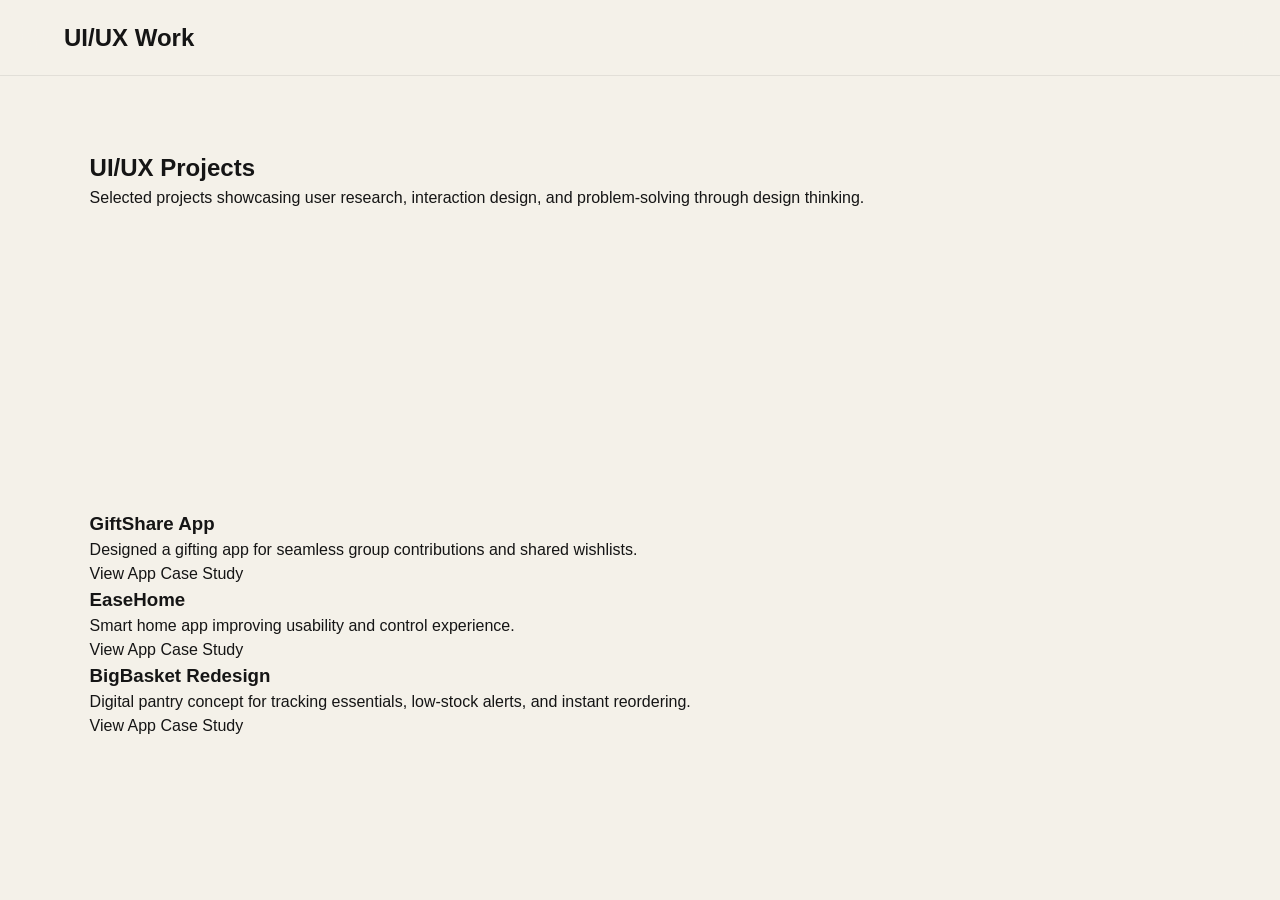
<file: akash-portfolio-redesigned/uiux.html>
<!DOCTYPE html>
<html lang="en">
<head>
<meta charset="UTF-8">
<meta name="viewport" content="width=device-width, initial-scale=1.0">
<title>UI/UX Work - Akash</title>

<link rel="stylesheet" href="style.css">

<link href="https://fonts.googleapis.com/css2?family=Inter:wght@300;400;500&family=Playfair+Display:wght@600&display=swap" rel="stylesheet">

<link rel="stylesheet" href="https://cdnjs.cloudflare.com/ajax/libs/font-awesome/6.4.0/css/all.min.css">
</head>

<body>

<!-- NAV -->
<nav class="nav">
  <h2>UI/UX Work</h2>
</nav>

<!-- HERO -->
<section class="section">
  <h2>UI/UX Projects</h2>

  <p class="section-text">
    Selected projects showcasing user research, interaction design, 
    and problem-solving through design thinking.
  </p>
</section>

<!-- PROJECT GRID -->
<section class="section">

  <div class="grid">

    <!-- PROJECT 1 -->
    <div class="card project-card">
      <h3>GiftShare App</h3>
      <p>Designed a gifting app for seamless group contributions and shared wishlists.</p>

      <div class="project-buttons">
        <a href="https://xd.adobe.com/view/dc7020c3-8187-4201-a4cd-a0e2c0a11892-8923/" target="_blank" class="btn small">View App</a>
        <a href="https://www.behance.net/gallery/225404293/New-App" target="_blank" class="btn small outline">Case Study</a>
      </div>
    </div>

    <!-- PROJECT 2 -->
    <div class="card project-card">
      <h3>EaseHome</h3>
      <p>Smart home app improving usability and control experience.</p>

      <div class="project-buttons">
        <a href="https://www.figma.com/proto/eNAcBHUgdXdzOX1dbxO2vh/Smart-Home-App-UI--Community-?node-id=3-2&t=YZ97PjUtet4ji7Ef-1" target="_blank" class="btn small">View App</a>
        <a href="https://www.figma.com/proto/eNAcBHUgdXdzOX1dbxO2vh/Smart-Home-App-UI--Community-?node-id=3-2&t=YZ97PjUtet4ji7Ef-1" target="_blank" class="btn small outline">Case Study</a>
      </div>
    </div>

    <!-- PROJECT 3 -->
    <div class="card project-card">
      <h3>BigBasket Redesign</h3>
      <p>Digital pantry concept for tracking essentials, low-stock alerts, and instant reordering.</p>

      <div class="project-buttons">
        <a href="https://www.figma.com/proto/gPpa3pLNhLo3boN0BXVRZK/bigbasket?node-id=121-368&t=DcR4HuSYa94sWznl-1" target="_blank" class="btn small">View App</a>
        <a href="https://www.behance.net/gallery/235024291/Virtual-Pantry-for-Bigbasket" target="_blank" class="btn small outline">Case Study</a>
      </div>
    </div>

  </div>

</section>

</body>
</html>
</file>
<file: akash-portfolio-redesigned/style.css>
:root{
  --bg:#f4f1e9;
  --paper:#fbfaf6;
  --ink:#151515;
  --muted:#706e68;
  --line:#d9d5ca;
  --accent:#ff5c35;
  --pink:#f4c7d9;
  --green:#c7efcf;
  --blue:#b9d7ff;
  --lilac:#d8c9f1;
  --radius:28px;
}

*{margin:0;padding:0;box-sizing:border-box}
html{scroll-behavior:smooth}
body{
  background:var(--bg);
  color:var(--ink);
  font-family:'DM Sans',sans-serif;
  overflow-x:hidden;
  line-height:1.5;
}
a{color:inherit;text-decoration:none}
img{max-width:100%;display:block}
::selection{background:var(--accent);color:#fff}

.noise{
  position:fixed;inset:0;pointer-events:none;z-index:50;opacity:.035;
  background-image:url("data:image/svg+xml,%3Csvg viewBox='0 0 160 160' xmlns='http://www.w3.org/2000/svg'%3E%3Cfilter id='n'%3E%3CfeTurbulence type='fractalNoise' baseFrequency='.9' numOctaves='4' stitchTiles='stitch'/%3E%3C/filter%3E%3Crect width='100%25' height='100%25' filter='url(%23n)' opacity='.7'/%3E%3C/svg%3E");
}

.experience-brand {
    display: flex;
    align-items: center;
    justify-content: flex-start;
}

.experience-brand img {
    width: 180px;
    height: auto;
    object-fit: contain;
    display: block;
}.cursor-glow{
  position:fixed;width:280px;height:280px;border-radius:50%;pointer-events:none;
  background:radial-gradient(circle,rgba(255,92,53,.08),transparent 68%);
  transform:translate(-50%,-50%);z-index:0;
}
.project-image img {
    width: 100%;
    height: 100%;
    object-fit: cover;
    transition: transform 0.6s ease;
}

.project-feature:hover .project-image img {
    transform: scale(1.04);
}
.nav{
  position:fixed;top:0;left:0;width:100%;height:76px;padding:0 5vw;
  display:flex;align-items:center;justify-content:space-between;
  z-index:100;background:rgba(244,241,233,.82);backdrop-filter:blur(18px);
  border-bottom:1px solid rgba(21,21,21,.08);
}
.brand{font:800 1.05rem 'Manrope',sans-serif;letter-spacing:.08em}
.brand span{color:var(--accent)}
.nav-links{display:flex;gap:32px;font-size:.9rem}
.nav-links a,.text-link,.visual-links a,.contact-links a{position:relative}
.nav-links a:after,.visual-links a:after,.contact-links a:after{
  content:"";position:absolute;left:0;bottom:-5px;width:0;height:1px;background:currentColor;transition:.3s
}
.nav-links a:hover:after,.visual-links a:hover:after,.contact-links a:hover:after{width:100%}
.availability{
  font-size:.78rem;text-transform:uppercase;letter-spacing:.08em;display:flex;gap:8px;align-items:center;
}
.availability span{width:7px;height:7px;border-radius:50%;background:#49a85d;display:inline-block}

.hero{
  min-height:100vh;padding:130px 8vw 80px;display:grid;grid-template-columns:1fr 1fr;
  align-items:center;gap:5vw;max-width:1500px;margin:auto;position:relative;
}
.hero-copy{position:relative;z-index:2}
.eyebrow{
  font-size:.72rem;letter-spacing:.16em;font-weight:1000;color:black;text-decoration: underline
  text-transform:uppercase;margin-bottom:22px;
}
.hero h1,.section-heading h2,.contact-section h2{
  font:600 clamp(3.2rem,6vw,6.7rem)/.92 'Manrope',sans-serif;letter-spacing:-.035em;line-height: 70px;
}
.hero h1 em,.section-heading h2 em,.contact-section h2 em{font-style:normal;color:var(--accent)}
.hero-intro{max-width:540px;margin-top:30px;color:var(--muted);font-size:1.03rem}
.hero-actions{display:flex;align-items:center;gap:28px;margin-top:34px}
.button{
  display:inline-flex;align-items:center;gap:18px;padding:15px 20px;border-radius:999px;
  font-size:.86rem;font-weight:600;transition:.3s
}
.button-dark{background:var(--ink);color:#fff}
.button-dark:hover{transform:translateY(-3px);background:var(--accent)}
.button-dark span{font-size:1.1rem}
.text-link{font-size:.9rem;font-weight:600}
.hero-meta{display:flex;gap:22px;margin-top:52px;font-size:.72rem;text-transform:uppercase;letter-spacing:.08em;color:var(--muted);flex-wrap:wrap}

.hero-visual{height:650px;position:relative;display:flex;align-items:center;justify-content:center; margin-top:-280px;}
.hero-circle{
  width:430px;height:430px;border-radius:50%;background:var(--pink);
  position:absolute;top:50%;left:50%;transform:translate(-50%,-45%);
}
.hero-outline{
  width:510px;height:510px;border:1px solid var(--ink);border-radius:50%;
  position:absolute;top:50%;left:50%;transform:translate(-50%,-45%) rotate(-18deg);
}
.hero-visual img{height:520px;width:auto;position:relative;top: -6%; z-index:2;object-fit:contain;align-self:flex-end;padding-top: -60px;}
.floating-note{
  position:absolute;z-index:3;background:var(--paper);border:1px solid var(--ink);
  padding:10px 13px;font-size:.62rem;line-height:1.2;letter-spacing:.12em;font-weight:600;
  box-shadow:5px 5px 0 var(--ink);
}
.note-one{top:19%;left:9%;transform:rotate(-7deg)}
.note-two{right:8%;bottom:23%;transform:rotate(6deg)}
.note-three{left:-6%;bottom:34%;transform:rotate(-6deg)}
.note-four{top:24%;right:6%;transform:rotate(7deg)}
.vertical-label{position:absolute;right:-25%;top:42%;font-size:.65rem;letter-spacing:.18em;transform:rotate(90deg);color:var(--muted)}

.marquee{overflow:hidden;border-top:1px solid var(--ink);border-bottom:1px solid var(--ink);padding:15px 0;background:var(--paper)}
.marquee-track{display:flex;gap:24px;align-items:center;width:max-content;animation:marquee 24s linear infinite}
.marquee span{font:700 .8rem 'Manrope',sans-serif;letter-spacing:.13em}
.marquee i{font-style:normal;color:var(--accent)}
@keyframes marquee{to{transform:translateX(-50%)}}

.section{max-width:1280px;margin:auto;padding:150px 7vw}
.section-heading{display:grid;grid-template-columns:1fr 1.2fr;gap:5vw;align-items:end;margin-bottom:80px}
.section-heading h2{font-size:clamp(3rem,5.5vw,6rem)}
.section-heading>p:last-child{color:var(--muted);max-width:360px;margin-left:auto}

.project-list{display:flex;flex-direction:column;gap:130px}
.project-feature{display:grid;grid-template-columns:1.6fr .8fr;gap:45px;align-items:center}
.project-feature.reverse{grid-template-columns:.8fr 1.6fr}
.project-feature.reverse .project-image{order:2}
.project-feature.reverse .project-info{order:1}
.project-image{height:550px;border-radius:var(--radius);position:relative;overflow:hidden;display:flex;align-items:center;justify-content:center}
.project-pink{background:var(--pink)}
.project-green{background:var(--green)}
.project-blue{background:var(--blue)}
.project-lilac{background:var(--lilac)}
.project-number{position:absolute;top:22px;left:24px;font:700 .8rem 'Manrope',sans-serif}
.project-info{display:flex;justify-content:space-between;gap:25px;align-items:flex-end}
.project-type{font-size:.68rem;letter-spacing:.14em;font-weight:600;color:var(--muted);margin-bottom:13px}
.project-info h3{font:700 clamp(2rem,3vw,3.4rem)/1 'Manrope',sans-serif;letter-spacing:-.05em;margin-bottom:18px}
.project-info>div>p:last-child{color:var(--muted);max-width:360px}
.arrow{font-size:2rem;transition:.3s}
.project-feature:hover .arrow{transform:translate(6px,-6px);color:var(--accent)}

.mockup-phone{
  width:250px;height:455px;background:#181818;border:8px solid #242424;border-radius:34px;
  box-shadow:25px 30px 60px rgba(0,0,0,.18);color:#fff;padding:24px 18px;transform:rotate(-7deg);
}
.mockup-top{width:65px;height:6px;border-radius:5px;background:#444;margin:0 auto 45px}
.mockup-content small{color:#ff8fba}
.mockup-content strong{display:block;font:700 1.8rem/1.05 'Manrope',sans-serif;margin:20px 0}
.mockup-card{height:110px;border-radius:18px;background:linear-gradient(135deg,#ff8fba,#f5c6d8);margin-bottom:18px}
.mockup-lines{height:70px;border-top:1px solid #444;border-bottom:1px solid #444}

.pantry-ui,.rail-ui,.chat-ui{
  width:min(72%,430px);background:rgba(255,255,255,.78);padding:30px;border-radius:25px;
  box-shadow:20px 25px 60px rgba(0,0,0,.08);backdrop-filter:blur(10px);
}
.pantry-ui>span,.rail-ui>span,.chat-ui>span{font-size:.7rem;letter-spacing:.12em;text-transform:uppercase;color:var(--muted)}
.pantry-row{display:flex;justify-content:space-between;padding:19px 0;border-bottom:1px solid #c8d9c9;margin-top:8px}
.pantry-row em{font-style:normal;color:#cf563e;font-size:.75rem}
.rail-ui{background:#fff}
.rail-ui strong{display:block;font:700 2rem/1 'Manrope',sans-serif;margin:30px 0}
.rail-buttons{display:flex;gap:8px}.rail-buttons b{background:#eaf2ff;padding:9px 12px;border-radius:99px;font-size:.7rem}
.chat-ui{background:#fbf8ff}.chat-bubble{margin:30px 0 20px;background:#fff;padding:15px;border-radius:18px 18px 18px 3px}
.status-bar{display:flex;gap:5px}.status-bar b{font-size:.55rem;padding:8px;background:#e9dff9;border-radius:8px}

.experience-card{background:var(--ink);color:#fff;border-radius:var(--radius);padding:55px;display:grid;grid-template-columns:.45fr 1.3fr .35fr;gap:45px;align-items:center}
.experience-brand{font:800 2rem 'Manrope',sans-serif;letter-spacing:-.08em}
.experience-main .project-type{color:#aaa}
.experience-main h3{font:700 clamp(2rem,3vw,3.2rem)/1 'Manrope',sans-serif;letter-spacing:-.05em;margin-bottom:20px}
.experience-main>p:not(.project-type){color:#aaa;max-width:600px}
.tag-list{display:flex;gap:8px;flex-wrap:wrap;margin-top:28px}
.tag-list span{border:1px solid #444;padding:8px 11px;border-radius:99px;font-size:.7rem}
.experience-side{text-align:right}.experience-side span{font:800 5rem 'Manrope',sans-serif;line-height:.8;color:var(--accent)}.experience-side small{color:#999;letter-spacing:.12em}

.about-grid{display:grid;grid-template-columns:1fr 1fr;gap:10vw}
.about-grid .section-heading{display:block;margin:0}
.about-grid .section-heading h2{font-size:clamp(3rem,5vw,5.5rem)}
.about-copy{padding-top:45px}.large-copy{font:500 1.7rem/1.35 'Manrope',sans-serif;letter-spacing:-.03em;margin-bottom:30px}
.about-copy p:not(.large-copy){color:var(--muted);margin-bottom:18px;max-width:520px}
.toolkit{margin-top:130px;border-top:1px solid var(--line);padding-top:35px}
.toolkit-grid{display:grid;grid-template-columns:repeat(4,1fr);gap:30px}
.toolkit-grid span{font-size:.68rem;letter-spacing:.15em;color:var(--accent);font-weight:700}
.toolkit-grid p{margin-top:12px;color:var(--muted)}

.visual-section{padding-top:80px}
.visual-grid{display:grid;grid-template-columns:1.2fr .8fr .8fr 1.2fr;gap:14px;align-items:start}
.visual-grid img{width:100%;height:390px;object-fit:cover;border-radius:18px}
.visual-grid img:nth-child(2){height:300px;margin-top:90px}
.visual-grid img:nth-child(3){height:330px}
.visual-grid img:nth-child(4){height:260px;margin-top:70px}
.visual-links{display:flex;gap:35px;margin-top:35px;font-size:.85rem;font-weight:600}

.contact-section{background:var(--accent);color:#fff;padding:150px 7vw}
.contact-inner{max-width:1280px;margin:auto}
.contact-section .eyebrow{color:rgba(255,255,255,.7)}
.contact-section h2{font-size:clamp(3.3rem,6vw,7rem);max-width:1100px}
.contact-section h2 em{color:#fff}
.contact-email{display:inline-block;font:600 clamp(1.2rem,2vw,2rem) 'Manrope',sans-serif;margin-top:55px;border-bottom:2px solid #fff;padding-bottom:7px}
.contact-links{display:flex;gap:28px;margin-top:65px;flex-wrap:wrap}
.footer{padding:25px 5vw;display:flex;justify-content:space-between;font-size:.65rem;letter-spacing:.12em;text-transform:uppercase;color:var(--muted);border-top:1px solid var(--line)}

.reveal{opacity:0;transform:translateY(35px);transition:opacity .8s ease,transform .8s ease}
.reveal.is-visible{opacity:1;transform:none}
.reveal-delay{transition-delay:.15s}

@media (max-width:900px){
  .nav-links{display:none}
  .hero{grid-template-columns:1fr;padding-top:115px}
  .hero-copy{text-align:center}
  .hero-intro{margin-left:auto;margin-right:auto}
  .hero-actions{justify-content:center}
  .hero-meta{justify-content:center}
  .hero-visual{height:520px;margin-top:-20px}
  .hero-visual img{height:470px}
  .hero-circle{width:340px;height:340px}
  .hero-outline{width:400px;height:400px}
  .section-heading{grid-template-columns:1fr;gap:20px}
  .section-heading>p:last-child{margin-left:0}
  .project-feature,.project-feature.reverse{grid-template-columns:1fr;gap:28px}
  .project-feature.reverse .project-image{order:1}
  .project-feature.reverse .project-info{order:2}
  .project-image{height:430px}
  .experience-card{grid-template-columns:1fr;padding:38px}
  .experience-side{text-align:left}
  .about-grid{grid-template-columns:1fr}
  .about-copy{padding-top:0}
  .toolkit-grid{grid-template-columns:1fr 1fr}
  .visual-grid{grid-template-columns:1fr 1fr}
  .visual-grid img,.visual-grid img:nth-child(2),.visual-grid img:nth-child(3),.visual-grid img:nth-child(4){height:300px;margin-top:0}
}

@media (max-width:600px){
  .nav{height:64px;padding:0 5vw}
  .availability{font-size:.62rem}
  .hero{padding:100px 6vw 60px}
  .hero h1{font-size:3.2rem}
  .hero-visual{height:430px}
  .hero-visual img{height:390px}
  .hero-circle{width:285px;height:285px}
  .hero-outline{width:330px;height:330px}
  .floating-note{font-size:.52rem;padding:8px}
  .note-one{left:0}.note-two{right:0}
  .vertical-label{display:none}
  .section{padding:100px 6vw}
  .section-heading{margin-bottom:55px}
  .section-heading h2{font-size:3.2rem}
  .project-list{gap:90px}
  .project-image{height:350px;border-radius:22px}
  .project-info h3{font-size:2.2rem}
  .project-info{align-items:flex-start}
  .mockup-phone{transform:rotate(-5deg) scale(.82)}
  .pantry-ui,.rail-ui,.chat-ui{width:82%;padding:22px}
  .toolkit-grid{grid-template-columns:1fr}
  .visual-grid{grid-template-columns:1fr}
  .visual-grid img,.visual-grid img:nth-child(2),.visual-grid img:nth-child(3),.visual-grid img:nth-child(4){height:360px}
  .visual-links{flex-direction:column;gap:15px}
  .contact-section{padding:110px 6vw}
  .contact-email{margin-top:40px}
  .contact-links{margin-top:45px}
  .footer{gap:15px;flex-direction:column}
}

@media (pointer:coarse){
  .cursor-glow{display:none}
}

/* =========================================================
   PHOTOGRAPHY PAGE
========================================================= */

.photography-page {
  background: var(--bg);
  color: var(--ink);
}


/* =========================
   PHOTOGRAPHY NAV
========================= */

.photo-nav {
  position: fixed;

  top: 0;
  left: 0;

  width: 100%;
  height: 76px;

  padding: 0 5vw;

  display: flex;
  align-items: center;
  justify-content: space-between;

  z-index: 100;

  background: rgba(244, 241, 233, 0.85);

  backdrop-filter: blur(18px);

  border-bottom: 1px solid rgba(21, 21, 21, 0.08);
}

.photo-brand {
  font: 800 1.05rem "Manrope", sans-serif;

  letter-spacing: 0.08em;
}

.photo-brand span {
  color: var(--accent);
}

.photo-nav nav {
  display: flex;

  gap: 32px;

  font-size: 0.9rem;
}

.photo-nav nav a {
  position: relative;
}

.photo-nav nav a::after {
  content: "";

  position: absolute;

  left: 0;
  bottom: -5px;

  width: 0;
  height: 1px;

  background: var(--ink);

  transition: 0.3s ease;
}

.photo-nav nav a:hover::after {
  width: 100%;
}

.photo-back {
  font-size: 0.78rem;

  text-transform: uppercase;

  letter-spacing: 0.08em;

  color: var(--muted);
}


/* =========================
   PHOTO HERO
========================= */

.photo-hero {

  min-height: 90vh;

  padding: 160px 8vw 80px;

  max-width: 1450px;

  margin: auto;

  display: flex;

  flex-direction: column;

  justify-content: center;
}

.photo-hero-label {

  display: flex;

  justify-content: space-between;

  margin-bottom: 45px;

  font-size: 0.7rem;

  letter-spacing: 0.16em;

  font-weight: 600;

  color: var(--muted);
}

.photo-hero h1 {

  font: 800 clamp(4rem, 8vw, 9rem) / 0.88
    "Manrope", sans-serif;

  letter-spacing: -0.07em;

  max-width: 1100px;
}

.photo-hero h1 em {

  color: var(--accent);

  font-style: normal;
}

.photo-hero-bottom {

  display: flex;

  justify-content: space-between;

  align-items: flex-end;

  margin-top: 55px;

  border-top: 1px solid var(--line);

  padding-top: 25px;
}

.photo-hero-bottom p {

  max-width: 430px;

  color: var(--muted);

  font-size: 1rem;
}

.photo-scroll {

  font-size: 0.68rem;

  letter-spacing: 0.15em;

  color: var(--muted);
}


/* =========================
   FEATURE IMAGE
========================= */

.photo-feature {
  max-width: 1000px;
  margin: auto;
  padding: 40px 7vw 120px;
}

.photo-image-wrapper {

  position: relative;

  width: 100%;

  overflow: hidden;

  background: #ddd;
}

.photo-feature .photo-image-wrapper {

  height: 720px;

  border-radius: var(--radius);
}

.photo-image-wrapper img {

  width: 100%;

  height: 100%;

  object-fit: cover;

  display: block;

  transition: transform 0.8s cubic-bezier(.2,.7,.2,1);
}

.photo-image-wrapper:hover img {

  transform: scale(1.04);
}

.photo-number {

  position: absolute;

  top: 24px;

  left: 24px;

  z-index: 2;

  background: rgba(251, 250, 246, 0.85);

  backdrop-filter: blur(10px);

  padding: 8px 12px;

  border-radius: 50px;

  font-size: 0.7rem;

  font-weight: 600;
}

.photo-caption {

  display: flex;

  justify-content: space-between;

  padding-top: 16px;

  font-size: 0.72rem;

  letter-spacing: 0.1em;

  text-transform: uppercase;

  color: var(--muted);
}


/* =========================
   PHOTO GALLERY
========================= */

.photo-gallery {

  max-width: 1280px;

  margin: auto;

  padding: 0 7vw 160px;

  display: grid;

  grid-template-columns: 1.2fr 0.8fr;

  gap: 100px 35px;

  align-items: start;
}

.photo-gallery-item {

  width: 100%;
}

.photo-large {

  grid-column: 1;

  margin-top: 20px;
}

.photo-small {

  grid-column: 2;

  margin-top: 180px;
}

.photo-wide {

  grid-column: 1 / 3;

  width: 72%;

  margin-left: auto;

  margin-right: auto;

  margin-top: 40px;
}

.photo-large .photo-image-wrapper {

  height: 600px;

  border-radius: var(--radius);
}

.photo-small .photo-image-wrapper {

  height: 470px;

  border-radius: var(--radius);
}

.photo-wide .photo-image-wrapper {

  height: 600px;

  border-radius: var(--radius);
}


/* =========================
   CTA
========================= */

.photo-cta {

  background: var(--accent);

  color: #fff;

  padding: 150px 7vw;

  text-align: center;
}

.photo-eyebrow {

  font-size: 0.7rem;

  letter-spacing: 0.16em;

  font-weight: 600;

  color: rgba(255,255,255,0.75);

  margin-bottom: 30px;
}

.photo-cta h2 {

  font: 800 clamp(3.5rem, 6vw, 7rem) / 0.9
    "Manrope", sans-serif;

  letter-spacing: -0.065em;
}

.photo-cta h2 em {

  color: #fff;

  font-style: normal;
}

.photo-button {

  display: inline-flex;

  align-items: center;

  gap: 20px;

  margin-top: 50px;

  padding: 16px 24px;

  border: 1px solid rgba(255,255,255,0.6);

  border-radius: 999px;

  font-size: 0.85rem;

  font-weight: 600;

  transition: 0.3s ease;
}

.photo-button:hover {

  background: #fff;

  color: var(--accent);

  transform: translateY(-4px);
}

.photo-button span {

  font-size: 1.2rem;
}


/* =========================
   FOOTER
========================= */

.photo-footer {

  padding: 25px 5vw;

  display: flex;

  align-items: center;

  justify-content: space-between;

  gap: 20px;

  border-top: 1px solid var(--line);

  color: var(--muted);

  font-size: 0.65rem;

  text-transform: uppercase;

  letter-spacing: 0.12em;
}

.photo-footer a {

  color: var(--ink);

  font-weight: 600;
}


/* =========================
   TABLET
========================= */

@media (max-width: 900px) {

  .photo-nav nav {

    display: none;
  }

  .photo-hero {

    min-height: 80vh;

    padding: 140px 7vw 70px;
  }

  .photo-hero h1 {

    font-size: clamp(3.5rem, 10vw, 6rem);
  }

  .photo-feature .photo-image-wrapper {

    height: 550px;
  }

  .photo-gallery {

    grid-template-columns: 1fr;

    gap: 80px;
  }

  .photo-large,
  .photo-small,
  .photo-wide {

    grid-column: auto;

    width: 100%;

    margin: 0;
  }

  .photo-large .photo-image-wrapper,
  .photo-small .photo-image-wrapper,
  .photo-wide .photo-image-wrapper {

    height: 500px;
  }
}


/* =========================
   MOBILE
========================= */

@media (max-width: 600px) {

  .photo-nav {

    height: 64px;

    padding: 0 6vw;
  }

  .photo-back {

    font-size: 0.6rem;
  }

  .photo-hero {

    min-height: 75vh;

    padding: 120px 6vw 60px;
  }

  .photo-hero-label {

    flex-direction: column;

    gap: 8px;

    margin-bottom: 35px;
  }

  .photo-hero h1 {

    font-size: 3.6rem;
  }

  .photo-hero-bottom {

    flex-direction: column;

    align-items: flex-start;

    gap: 25px;

    margin-top: 40px;
  }

  .photo-feature {

    padding: 30px 6vw 100px;
  }

  .photo-feature .photo-image-wrapper {

    height: 440px;

    border-radius: 20px;
  }

  .photo-gallery {

    padding: 0 6vw 110px;

    gap: 65px;
  }

  .photo-large .photo-image-wrapper,
  .photo-small .photo-image-wrapper,
  .photo-wide .photo-image-wrapper {

    height: 400px;

    border-radius: 20px;
  }

  .photo-cta {

    padding: 100px 6vw;
  }

  .photo-cta h2 {

    font-size: 3.5rem;
  }

  .photo-footer {

    flex-direction: column;

    align-items: flex-start;
  }
}
/* =========================================================
   CASE STUDY / PROJECT PAGE
========================================================= */

.case-study-page {
    background: var(--bg);
    color: var(--ink);
}


/* =========================
   PROJECT HERO
========================= */

.case-hero {
    max-width: 1280px;

    margin: auto;

    padding: 150px 7vw 80px;
}


.case-top {
    display: flex;

    align-items: center;

    justify-content: space-between;

    margin-bottom: 50px;
}


.case-back {
    font-size: 0.72rem;

    text-transform: uppercase;

    letter-spacing: 0.1em;

    color: var(--muted);

    transition: color 0.3s ease;
}


.case-back:hover {
    color: var(--accent);
}


.case-hero h1 {
    font: 800 clamp(4rem, 8vw, 8rem) / 0.88
        "Manrope", sans-serif;

    letter-spacing: -0.07em;
}


.case-hero h1 span {
    color: var(--accent);
}


.case-intro {
    display: flex;

    align-items: flex-end;

    justify-content: space-between;

    gap: 50px;

    margin-top: 45px;

    padding-top: 30px;

    border-top: 1px solid var(--line);
}


.case-intro > p {
    max-width: 500px;

    color: var(--muted);

    font-size: 1.05rem;

    line-height: 1.6;
}


/* =========================
   BUTTONS
========================= */

.case-actions {
    display: flex;

    gap: 12px;

    flex-wrap: wrap;

    justify-content: flex-end;
}


.button-outline {
    border: 1px solid var(--ink);

    color: var(--ink);

    background: transparent;
}


.button-outline:hover {
    background: var(--ink);

    color: #fff;
}


/* =========================
   MAIN PROJECT IMAGE
========================= */

.case-image-section {
    max-width: 1280px;

    margin: auto;

    padding: 0 7vw 100px;
}


.case-main-image {
    width: 100%;

    background: var(--paper);

    border-radius: var(--radius);

    overflow: hidden;

    border: 1px solid rgba(21, 21, 21, 0.08);
}


.case-main-image img {
    width: 100%;

    height: auto;

    display: block;

    object-fit: contain;
}


/* =========================
   PROJECT INFORMATION
========================= */

.case-info {
    max-width: 1280px;

    margin: auto;

    padding: 35px 7vw 80px;

    display: grid;

    grid-template-columns:
        repeat(4, 1fr);

    gap: 30px;

    border-top: 1px solid var(--line);

    border-bottom: 1px solid var(--line);
}


.case-info-block span {
    display: block;

    font-size: 0.65rem;

    letter-spacing: 0.14em;

    text-transform: uppercase;

    color: var(--accent);

    font-weight: 700;

    margin-bottom: 10px;
}


.case-info-block p {
    font-size: 0.9rem;

    color: var(--muted);
}


/* =========================
   PROJECT DESCRIPTION
========================= */

.case-description {
    max-width: 1280px;

    margin: auto;

    padding: 130px 7vw;

    display: grid;

    grid-template-columns: 0.7fr 1.3fr;

    gap: 8vw;
}


.case-description h2 {
    font: 800 clamp(3rem, 5vw, 5.5rem) / 0.95
        "Manrope", sans-serif;

    letter-spacing: -0.06em;

    margin-bottom: 35px;
}


.case-description h2 em {
    color: var(--accent);

    font-style: normal;
}


.case-description > div:last-child p {
    max-width: 650px;

    color: var(--muted);

    margin-bottom: 20px;

    line-height: 1.7;
}


/* =========================
   BOTTOM CTA
========================= */

.case-bottom {
    background: var(--accent);

    color: #fff;

    text-align: center;

    padding: 130px 7vw;
}


.case-bottom .eyebrow {
    color: rgba(255, 255, 255, 0.7);
}


.case-bottom h2 {
    font: 800 clamp(3rem, 6vw, 6rem) / 0.92
        "Manrope", sans-serif;

    letter-spacing: -0.06em;

    margin-bottom: 40px;
}


.case-bottom h2 em {
    color: #fff;

    font-style: normal;
}


.button-light {
    background: #fff;

    color: var(--ink);
}


.button-light:hover {
    background: var(--ink);

    color: #fff;

    transform: translateY(-3px);
}


/* =========================
   MOBILE
========================= */

@media (max-width: 800px) {

    .case-hero {
        padding-top: 120px;
    }


    .case-top {
        align-items: flex-start;

        flex-direction: column;

        gap: 20px;
    }


    .case-intro {
        flex-direction: column;

        align-items: flex-start;
    }


    .case-actions {
        justify-content: flex-start;
    }


    .case-info {
        grid-template-columns: 1fr 1fr;
    }


    .case-description {
        grid-template-columns: 1fr;

        gap: 25px;
    }

}


@media (max-width: 600px) {

    .case-hero {
        padding: 110px 6vw 65px;
    }


    .case-hero h1 {
        font-size: 4rem;
    }


    .case-intro {
        margin-top: 30px;
    }


    .case-actions {
        width: 100%;

        flex-direction: column;
    }


    .case-actions .button {
        width: 100%;

        justify-content: space-between;
    }


    .case-image-section {
        padding: 0 6vw 70px;
    }


    .case-main-image {
        border-radius: 20px;
    }


    .case-info {
        padding: 30px 6vw 60px;

        grid-template-columns: 1fr 1fr;
    }


    .case-description {
        padding: 90px 6vw;
    }


    .case-description h2 {
        font-size: 3.3rem;
    }


    .case-bottom {
        padding: 100px 6vw;
    }


    .case-bottom h2 {
        font-size: 3.5rem;
    }

}

/* =========================================================
   GRAPHIC DESIGN PAGE
========================================================= */


/* =========================================================
   BASE
========================================================= */

.graphic-page {
    --graphic-bg: #f4f1e9;
    --graphic-ink: #151515;
    --graphic-muted: #77736d;
    --graphic-line: rgba(21, 21, 21, 0.12);
    --graphic-accent: #ff5c35;
    --graphic-paper: #eeece5;

    margin: 0;

    background: var(--graphic-bg);

    color: var(--graphic-ink);

    font-family: "DM Sans", sans-serif;
}


/* Remove default link styling */

.graphic-page a {
    color: inherit;

    text-decoration: none;
}


/* =========================================================
   NAVIGATION
========================================================= */

.graphic-nav {

    position: fixed;

    top: 0;
    left: 0;

    width: 100%;

    height: 76px;

    padding: 0 5vw;

    box-sizing: border-box;

    display: flex;

    align-items: center;

    justify-content: space-between;

    z-index: 1000;

    background: rgba(244, 241, 233, 0.88);

    backdrop-filter: blur(18px);

    -webkit-backdrop-filter: blur(18px);

    border-bottom: 1px solid rgba(21, 21, 21, 0.08);
}


/* LOGO */

.graphic-brand {

    font-family: "Manrope", sans-serif;

    font-size: 1.05rem;

    font-weight: 800;

    letter-spacing: 0.08em;
}


.graphic-brand span {

    color: var(--graphic-accent);
}


/* NAVIGATION LINKS */

.graphic-nav-links {

    display: flex;

    align-items: center;

    gap: 32px;
}


.graphic-nav-links a {

    position: relative;

    font-size: 0.88rem;

    color: var(--graphic-ink);
}


.graphic-nav-links a::after {

    content: "";

    position: absolute;

    left: 0;

    bottom: -6px;

    width: 0;

    height: 1px;

    background: var(--graphic-ink);

    transition: width 0.3s ease;
}


.graphic-nav-links a:hover::after {

    width: 100%;
}


/* BACK BUTTON */

.graphic-back {

    font-size: 0.7rem;

    text-transform: uppercase;

    letter-spacing: 0.1em;

    color: var(--graphic-muted) !important;

    transition: color 0.3s ease;
}


.graphic-back:hover {

    color: var(--graphic-accent) !important;
}


/* =========================================================
   HERO
========================================================= */

.graphic-hero {

    width: 100%;

    max-width: 1200px;

    min-height: 75vh;

    margin: 0 auto;

    padding: 150px 7vw 80px;

    box-sizing: border-box;

    display: flex;

    flex-direction: column;

    justify-content: center;
}


/* TOP LINE */

.graphic-hero-top {

    display: flex;

    align-items: center;

    justify-content: space-between;

    gap: 30px;

    margin-bottom: 35px;
}


.graphic-eyebrow,
.graphic-location {

    margin: 0;

    font-size: 0.68rem;

    font-weight: 600;

    letter-spacing: 0.16em;

    text-transform: uppercase;

    color: var(--graphic-muted);
}


/* MAIN TITLE */

.graphic-hero h1 {

    margin: 0;

    font-family: "Manrope", sans-serif;

    font-size: clamp(4.5rem, 9vw, 9rem);

    font-weight: 800;

    line-height: 0.86;

    letter-spacing: -0.075em;
}


.graphic-hero h1 em {

    font-style: normal;

    color: var(--graphic-accent);
}


/* HERO BOTTOM */

.graphic-hero-bottom {

    display: flex;

    align-items: flex-end;

    justify-content: space-between;

    gap: 40px;

    margin-top: 55px;

    padding-top: 25px;

    border-top: 1px solid var(--graphic-line);
}


.graphic-hero-bottom p {

    max-width: 500px;

    margin: 0;

    color: var(--graphic-muted);

    font-size: 1rem;

    line-height: 1.65;
}


.graphic-scroll {

    flex-shrink: 0;

    font-size: 0.64rem;

    font-weight: 500;

    letter-spacing: 0.14em;

    color: var(--graphic-muted);

    white-space: nowrap;
}


/* =========================================================
   GALLERY
========================================================= */

.graphic-gallery {

    width: 100%;

    max-width: 1100px;

    margin: 0 auto;

    padding: 30px 7vw 140px;

    box-sizing: border-box;

    display: grid;

    grid-template-columns: repeat(2, minmax(0, 1fr));

    column-gap: 30px;

    row-gap: 70px;
}


/* ITEM */

.graphic-item {

    width: 100%;

    min-width: 0;
}


/* IMAGE CONTAINER */

.graphic-image {

    position: relative;

    width: 100%;

    overflow: hidden;

    box-sizing: border-box;

    background: var(--graphic-paper);

    border: 1px solid rgba(21, 21, 21, 0.08);

    border-radius: 18px;
}


/* ACTUAL IMAGE */

.graphic-image img {

    display: block;

    width: 100%;

    height: auto;

    max-width: 100%;

    object-fit: contain;

    transition:
        transform 0.6s cubic-bezier(0.2, 0.7, 0.2, 1);
}


/* HOVER */

.graphic-item:hover .graphic-image img {

    transform: scale(1.025);
}


/* IMAGE NUMBER */

.graphic-number {

    position: absolute;

    top: 18px;

    left: 18px;

    z-index: 2;

    display: flex;

    align-items: center;

    justify-content: center;

    min-width: 32px;

    height: 30px;

    padding: 0 9px;

    box-sizing: border-box;

    border-radius: 50px;

    background: rgba(251, 250, 246, 0.9);

    backdrop-filter: blur(10px);

    -webkit-backdrop-filter: blur(10px);

    font-size: 0.63rem;

    font-weight: 600;

    letter-spacing: 0.06em;

    color: var(--graphic-ink);
}


/* =========================================================
   IMAGE CAPTION
========================================================= */

.graphic-caption {

    display: flex;

    align-items: center;

    justify-content: space-between;

    gap: 20px;

    padding-top: 13px;
}


.graphic-caption span {

    font-size: 0.65rem;

    line-height: 1.3;

    text-transform: uppercase;

    letter-spacing: 0.1em;

    color: var(--graphic-muted);
}


.graphic-caption span:first-child {

    color: var(--graphic-ink);

    font-weight: 600;
}


/* =========================================================
   BEHANCE CTA
========================================================= */

.graphic-cta {

    width: 100%;

    box-sizing: border-box;

    padding: 140px 7vw;

    text-align: center;

    background: var(--graphic-accent);

    color: #ffffff;
}


.graphic-cta-label {

    margin: 0 0 25px;

    font-size: 0.68rem;

    font-weight: 600;

    letter-spacing: 0.16em;

    text-transform: uppercase;

    color: rgba(255, 255, 255, 0.72);
}


.graphic-cta h2 {

    max-width: 900px;

    margin: 0 auto;

    font-family: "Manrope", sans-serif;

    font-size: clamp(3.2rem, 6vw, 6.5rem);

    font-weight: 800;

    line-height: 0.92;

    letter-spacing: -0.065em;
}


.graphic-cta h2 em {

    font-style: normal;

    color: #ffffff;
}


/* CTA BUTTON */

.graphic-button {

    display: inline-flex;

    align-items: center;

    justify-content: center;

    gap: 18px;

    margin-top: 45px;

    padding: 15px 23px;

    border: 1px solid rgba(255, 255, 255, 0.8);

    border-radius: 999px;

    color: #ffffff !important;

    font-size: 0.82rem;

    font-weight: 600;

    transition:
        background 0.3s ease,
        color 0.3s ease,
        transform 0.3s ease;
}


.graphic-button:hover {

    background: #ffffff;

    color: var(--graphic-accent) !important;

    transform: translateY(-3px);
}


.graphic-button span {

    font-size: 1.1rem;

    line-height: 1;
}


/* =========================================================
   FOOTER
========================================================= */

.graphic-footer {


    width: 100%;

    min-height: 80px;

    padding: 25px 5vw;

    box-sizing: border-box;

    display: flex;

    align-items: center;

    justify-content: space-between;

    gap: 30px;

    border-top: 1px solid var(--graphic-line);

    color: var(--graphic-muted);

    font-size: 0.63rem;

    text-transform: uppercase;

    letter-spacing: 0.1em;
}


/* FOOTER LINKS */

.graphic-footer-links {

    display: flex;

    align-items: center;

    justify-content: center;

    gap: 25px;
}


.graphic-footer-links a {

    color: var(--graphic-ink);

    transition: color 0.3s ease;
}


.graphic-footer-links a:hover {

    color: var(--graphic-accent);
}


/* =========================================================
   TABLET
========================================================= */

@media (max-width: 900px) {


    /* NAV */

    .graphic-nav-links {

        display: none;
    }


    /* HERO */

    .graphic-hero {

        min-height: 70vh;

        padding-top: 130px;
    }


    .graphic-hero h1 {

        font-size: clamp(4rem, 11vw, 7rem);
    }


    /* GALLERY */

    .graphic-gallery {

        column-gap: 20px;

        row-gap: 50px;
    }

}


/* =========================================================
   MOBILE
========================================================= */

@media (max-width: 600px) {


    /* NAV */

    .graphic-nav {

        height: 64px;

        padding: 0 6vw;
    }


    .graphic-back {

        font-size: 0.58rem;
    }


    /* HERO */

    .graphic-hero {

        min-height: 70vh;

        padding: 120px 6vw 60px;
    }


    .graphic-hero-top {

        align-items: flex-start;

        flex-direction: column;

        gap: 10px;
    }


    .graphic-hero h1 {

        font-size: 4rem;

        line-height: 0.9;
    }


    .graphic-hero-bottom {

        flex-direction: column;

        align-items: flex-start;

        gap: 25px;

        margin-top: 40px;
    }


    .graphic-scroll {

        white-space: normal;
    }


    /* GALLERY */

    .graphic-gallery {

        grid-template-columns: 1fr;

        row-gap: 50px;

        padding: 20px 6vw 100px;
    }


    .graphic-image {

        border-radius: 16px;
    }


    .graphic-number {

        top: 14px;

        left: 14px;
    }


    /* CTA */

    .graphic-cta {

        padding: 100px 6vw;
    }


    .graphic-cta h2 {

        font-size: 3.5rem;
    }


    /* FOOTER */

    .graphic-footer {

        flex-direction: column;

        align-items: flex-start;

        gap: 20px;
    }


    .graphic-footer-links {

        justify-content: flex-start;

        flex-wrap: wrap;

        gap: 15px 20px;
    }

}


/* =========================================================
   SMALL MOBILE
========================================================= */

@media (max-width: 400px) {


    .graphic-hero h1 {

        font-size: 3.4rem;
    }


    .graphic-cta h2 {

        font-size: 3rem;
    }


    .graphic-caption {

        gap: 10px;
    }


    .graphic-caption span {

        font-size: 0.58rem;
    }

}

/* =========================================================
   PHOTOGRAPHY PAGE
========================================================= */


.photography-page {

    --photo-bg: #f4f1e9;
    --photo-ink: #151515;
    --photo-muted: #77736d;
    --photo-line: rgba(21, 21, 21, 0.12);
    --photo-accent: #ff5c35;
    --photo-paper: #eeece5;

    margin: 0;

    background: var(--photo-bg);

    color: var(--photo-ink);

    font-family: "DM Sans", sans-serif;
}


/* Remove default link styling */

.photography-page a {

    color: inherit;

    text-decoration: none;
}


/* =========================================================
   NAVIGATION
========================================================= */

.photo-nav {

    position: fixed;

    top: 0;
    left: 0;

    width: 100%;

    height: 76px;

    padding: 0 5vw;

    box-sizing: border-box;

    display: flex;

    align-items: center;

    justify-content: space-between;

    z-index: 1000;

    background: rgba(244, 241, 233, 0.88);

    backdrop-filter: blur(18px);

    -webkit-backdrop-filter: blur(18px);

    border-bottom: 1px solid rgba(21, 21, 21, 0.08);
}


/* LOGO */

.photo-brand {

    font-family: "Manrope", sans-serif;

    font-size: 1.05rem;

    font-weight: 800;

    letter-spacing: 0.08em;
}


.photo-brand span {

    color: var(--photo-accent);
}


/* NAV LINKS */

.photo-nav-links {

    display: flex;

    align-items: center;

    gap: 32px;
}


.photo-nav-links a {

    position: relative;

    font-size: 0.88rem;
}


.photo-nav-links a::after {

    content: "";

    position: absolute;

    left: 0;

    bottom: -6px;

    width: 0;

    height: 1px;

    background: var(--photo-ink);

    transition: width 0.3s ease;
}


.photo-nav-links a:hover::after {

    width: 100%;
}


/* BACK BUTTON */

.photo-back {

    font-size: 0.7rem;

    text-transform: uppercase;

    letter-spacing: 0.1em;

    color: var(--photo-muted) !important;

    transition: color 0.3s ease;
}


.photo-back:hover {

    color: var(--photo-accent) !important;
}


/* =========================================================
   HERO
========================================================= */

.photo-hero {

    width: 100%;

    max-width: 1200px;

    min-height: 75vh;

    margin: 0 auto;

    padding: 150px 7vw 80px;

    box-sizing: border-box;

    display: flex;

    flex-direction: column;

    justify-content: center;
}


/* HERO TOP */

.photo-hero-top {

    display: flex;

    align-items: center;

    justify-content: space-between;

    gap: 30px;

    margin-bottom: 35px;
}


.photo-eyebrow,
.photo-location {

    margin: 0;

    font-size: 0.68rem;

    font-weight: 600;

    letter-spacing: 0.16em;

    text-transform: uppercase;

    color: var(--photo-muted);
}


/* HERO TITLE */

.photo-hero h1 {

    margin: 0;

    font-family: "Manrope", sans-serif;

    font-size: clamp(4.5rem, 9vw, 9rem);

    font-weight: 800;

    line-height: 0.86;

    letter-spacing: -0.075em;
}


.photo-hero h1 em {

    font-style: normal;

    color: var(--photo-accent);
}


/* HERO BOTTOM */

.photo-hero-bottom {

    display: flex;

    align-items: flex-end;

    justify-content: space-between;

    gap: 40px;

    margin-top: 55px;

    padding-top: 25px;

    border-top: 1px solid var(--photo-line);
}


.photo-hero-bottom p {

    max-width: 500px;

    margin: 0;

    color: var(--photo-muted);

    font-size: 1rem;

    line-height: 1.65;
}


.photo-scroll {

    flex-shrink: 0;

    font-size: 0.64rem;

    font-weight: 500;

    letter-spacing: 0.14em;

    color: var(--photo-muted);

    white-space: nowrap;
}


/* =========================================================
   PHOTO GALLERY
========================================================= */

.photo-gallery {

    width: 100%;

    max-width: 1100px;

    margin: 0 auto;

    padding: 30px 7vw 140px;

    box-sizing: border-box;

    display: grid;

    grid-template-columns: repeat(2, minmax(0, 1fr));

    column-gap: 30px;

    row-gap: 70px;
}


/* PHOTO ITEM */

.photo-item {

    width: 100%;

    min-width: 0;
}


/* PHOTO CONTAINER */

.photo-image {

    position: relative;

    width: 100%;

    overflow: hidden;

    box-sizing: border-box;

    background: var(--photo-paper);

    border: 1px solid rgba(21, 21, 21, 0.08);

    border-radius: 18px;
}


/* ACTUAL PHOTO */

.photo-image img {

    display: block;

    width: 100%;

    height: auto;

    max-width: 100%;

    object-fit: contain;

    transition:
        transform 0.6s cubic-bezier(0.2, 0.7, 0.2, 1);
}


/* HOVER */

.photo-item:hover .photo-image img {

    transform: scale(1.025);
}


/* PHOTO NUMBER */

.photo-number {

    position: absolute;

    top: 18px;

    left: 18px;

    z-index: 2;

    display: flex;

    align-items: center;

    justify-content: center;

    min-width: 32px;

    height: 30px;

    padding: 0 9px;

    box-sizing: border-box;

    border-radius: 50px;

    background: rgba(251, 250, 246, 0.9);

    backdrop-filter: blur(10px);

    -webkit-backdrop-filter: blur(10px);

    font-size: 0.63rem;

    font-weight: 600;

    letter-spacing: 0.06em;

    color: var(--photo-ink);
}


/* =========================================================
   PHOTO CAPTION
========================================================= */

.photo-caption {

    display: flex;

    align-items: center;

    justify-content: space-between;

    gap: 20px;

    padding-top: 13px;
}


.photo-caption span {

    font-size: 0.65rem;

    line-height: 1.3;

    text-transform: uppercase;

    letter-spacing: 0.1em;

    color: var(--photo-muted);
}


.photo-caption span:first-child {

    color: var(--photo-ink);

    font-weight: 600;
}


/* =========================================================
   BEHANCE CTA
========================================================= */

.photo-cta {

    width: 100%;

    box-sizing: border-box;

    padding: 140px 7vw;

    text-align: center;

    background: var(--photo-accent);

    color: #ffffff;
}


.photo-cta-label {

    margin: 0 0 25px;

    font-size: 0.68rem;

    font-weight: 600;

    letter-spacing: 0.16em;

    text-transform: uppercase;

    color: rgba(255, 255, 255, 0.72);
}


.photo-cta h2 {

    max-width: 900px;

    margin: 0 auto;

    font-family: "Manrope", sans-serif;

    font-size: clamp(3.2rem, 6vw, 6.5rem);

    font-weight: 800;

    line-height: 0.92;

    letter-spacing: -0.065em;
}


.photo-cta h2 em {

    font-style: normal;

    color: #ffffff;
}


/* CTA BUTTON */

.photo-button {

    display: inline-flex;

    align-items: center;

    justify-content: center;

    gap: 18px;

    margin-top: 45px;

    padding: 15px 23px;

    border: 1px solid rgba(255, 255, 255, 0.8);

    border-radius: 999px;

    color: #ffffff !important;

    font-size: 0.82rem;

    font-weight: 600;

    transition:
        background 0.3s ease,
        color 0.3s ease,
        transform 0.3s ease;
}


.photo-button:hover {

    background: #ffffff;

    color: var(--photo-accent) !important;

    transform: translateY(-3px);
}


.photo-button span {

    font-size: 1.1rem;

    line-height: 1;
}


/* =========================================================
   FOOTER
========================================================= */

.photo-footer {

    width: 100%;

    min-height: 80px;

    padding: 25px 5vw;

    box-sizing: border-box;

    display: flex;

    align-items: center;

    justify-content: space-between;

    gap: 30px;

    border-top: 1px solid var(--photo-line);

    color: var(--photo-muted);

    font-size: 0.63rem;

    text-transform: uppercase;

    letter-spacing: 0.1em;
}


/* FOOTER LINKS */

.photo-footer-links {

    display: flex;

    align-items: center;

    justify-content: center;

    gap: 25px;
}


.photo-footer-links a {

    color: var(--photo-ink);

    transition: color 0.3s ease;
}


.photo-footer-links a:hover {

    color: var(--photo-accent);
}


/* =========================================================
   TABLET
========================================================= */

@media (max-width: 900px) {


    .photo-nav-links {

        display: none;
    }


    .photo-hero {

        min-height: 70vh;

        padding-top: 130px;
    }


    .photo-hero h1 {

        font-size: clamp(4rem, 11vw, 7rem);
    }


    .photo-gallery {

        column-gap: 20px;

        row-gap: 50px;
    }

}


/* =========================================================
   MOBILE
========================================================= */

@media (max-width: 600px) {


    /* NAV */

    .photo-nav {

        height: 64px;

        padding: 0 6vw;
    }


    .photo-back {

        font-size: 0.58rem;
    }


    /* HERO */

    .photo-hero {

        min-height: 70vh;

        padding: 120px 6vw 60px;
    }


    .photo-hero-top {

        align-items: flex-start;

        flex-direction: column;

        gap: 10px;
    }


    .photo-hero h1 {

        font-size: 4rem;

        line-height: 0.9;
    }


    .photo-hero-bottom {

        flex-direction: column;

        align-items: flex-start;

        gap: 25px;

        margin-top: 40px;
    }


    .photo-scroll {

        white-space: normal;
    }


    /* GALLERY */

    .photo-gallery {

        grid-template-columns: 1fr;

        row-gap: 50px;

        padding: 20px 6vw 100px;
    }


    .photo-image {

        border-radius: 16px;
    }


    .photo-number {

        top: 14px;

        left: 14px;
    }


    /* CTA */

    .photo-cta {

        padding: 100px 6vw;
    }


    .photo-cta h2 {

        font-size: 3.5rem;
    }


    /* FOOTER */

    .photo-footer {

        flex-direction: column;

        align-items: flex-start;

        gap: 20px;
    }


    .photo-footer-links {

        justify-content: flex-start;

        flex-wrap: wrap;

        gap: 15px 20px;
    }

}


/* =========================================================
   SMALL MOBILE
========================================================= */

@media (max-width: 400px) {


    .photo-hero h1 {

        font-size: 3.4rem;
    }


    .photo-cta h2 {

        font-size: 3rem;
    }


    .photo-caption {

        gap: 10px;
    }


    .photo-caption span {

        font-size: 0.58rem;
    }

}
</file>
